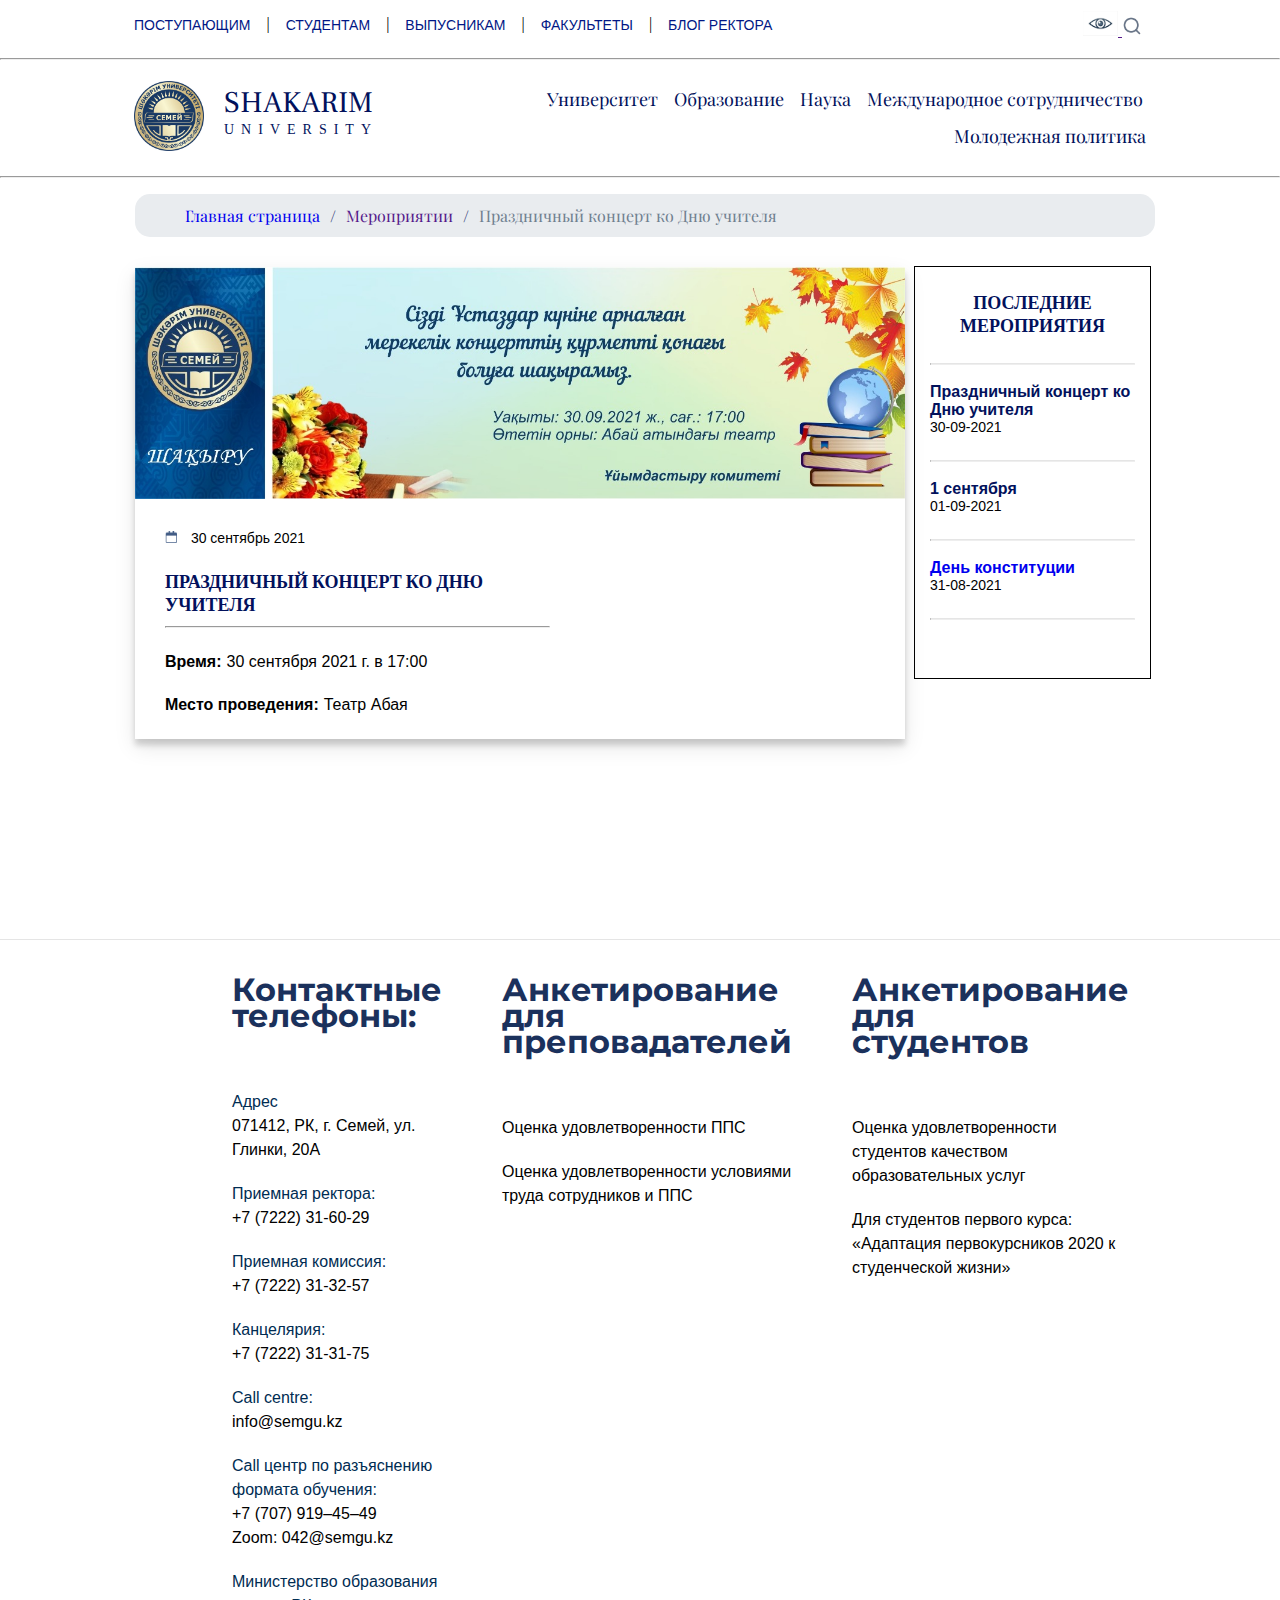
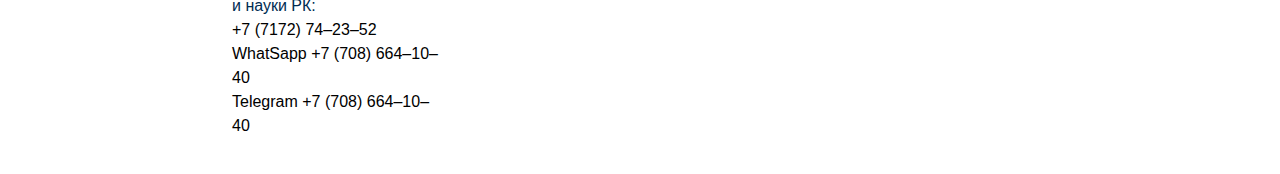
<file: Project/index1.html>
<!DOCTYPE html>
<html>
<head>
    <meta charset="utf-8">
     <link rel="stylesheet" href="style.css">
    <title>https://shakarim.edu.kz/Праздничный концерт ко Дню учителя</title>
    <link rel="preconnect" href="https://fonts.googleapis.com">
    <link rel="preconnect" href="https://fonts.gstatic.com" crossorigin>
    <link href="https://fonts.googleapis.com/css2?family=Frank+Ruhl+Libre:wght@300;400;500;700;900&family=Montserrat:ital,wght@0,100;0,200;0,300;0,400;0,500;0,600;0,700;1,100;1,200;1,300;1,400;1,500;1,700&family=PT+Serif:ital,wght@0,400;0,700;1,400;1,700&family=Playfair+Display:ital,wght@0,600;1,600&family=Source+Serif+Pro:ital,wght@0,200;0,300;0,400;0,600;0,700;1,200;1,300;1,400;1,600&display=swap" rel="stylesheet">
    <body>
</head>
<header class="header">
    <div class="contauner1">
        <div class="header__inner">
            <nav class="menu">
                <ul class="menu__list">
                    <li class="menu__list-item"> <a class="menu__list-link" href="index_postup.html">ПОСТУПАЮЩИМ</a></li>
                    <li >|</li>
                    <li class="menu__list-item"> <a class="menu__list-link" href="index_stud.html">СТУДЕНТАМ</a></li>
                    <li >|</li>
                    <li class="menu__list-item"> <a class="menu__list-link" href="index_vipusk.html">ВЫПУСНИКАМ</a></li>
                    <li >|</li>
                    <li class="menu__list-item"> <a class="menu__list-link" href="">ФАКУЛЬТЕТЫ</a></li>
                    <li >|</li>
                    <li class="menu__list-item"> <a class="menu__list-link" href="">БЛОГ РЕКТОРА</a></li>
                </ul>
            </nav>
<div class="user-nav">
    <a href=""><img src="imges/eye1.jpg" width="35" height="25"> </a>
    <a href=""><img src="imges/img3.jpg" width="20" height="20"> </a>
</div>
        </div>
    </div>
<hr>
   <div class="contauner2">
      <div class="nav-bottom2">
         <div class="logo">
         <a href="index.html"><img src="imges/logo.jpg" width="70" height="70"></a>
         </div>
    <div class="logo-text">
         <div class="logo-text1">
        SHAKARIM
         </div>
         <div class="logo-text2">
        UNIVERSITY
         </div>
    </div>
         <div class="menu2">
            <ul class="menu__list2">
                    <li class="menu__list-item2"> <a class="menu__list-link2" href="">Университет</a></li>
                    
                    <li class="menu__list-item2"> <a class="menu__list-link2" href="">Образование</a></li>
                    
                    <li class="menu__list-item2"> <a class="menu__list-link2" href="">Наука</a></li>
                   
                    <li class="menu__list-item2"> <a class="menu__list-link2" href="">Международное сотрудничество</a></li>
                </ul>
                <ul class="menu__list3">
                    <li class="menu__list-item2"> <a class="menu__list-link3" href="">Молодежная политика</a></li>
                   
                </ul>
         </div>
       </div>
   </div>
   <hr>
</header>
<body>
<div class="container01">
    <div class="navig">
        <ul class="navig_text">
            <li class="navig_text1">
            <a class="navig_text01" href="index.html">Главная страница</a>
            <li>/</li>
            </li>
            <a class="navig_text01" href="">Мероприятии</a>
            <li>/</li>
            </li>
            <li class="navig_text2">
            Праздничный концерт ко Дню учителя
        </ul>   
    </div>
    <div class="page">
        <div class="page1">
            <div>
                <img class="page1_img1" src="imges/shak.jpeg">
            </div>
            <div class="page1_text">
                <div class="page1_date1">
                    <img class="page1_img2" src="imges/calendar.png" width="12" height="12">
                    30 сентябрь 2021
                </div>
                <div class="page1_title">
                    ПРАЗДНИЧНЫЙ КОНЦЕРТ КО ДНЮ УЧИТЕЛЯ
                    <hr>    
                </div>  
                <div class="page1_date2">
                    <div class="bold">
                        Время:
                    </div>
                    <div class="light">
                     30 сентября 2021 г. в 17:00
                     </div>
                </div>
                <div class="page1_location">
                    <div class="bold">
                        Место проведения:
                    </div>
                    <div class="light">
                     Театр Абая
                     </div>
                </div>
                
            </div>
        </div>
        <div class="page2">
            <div class="page2_title">
                    ПОСЛЕДНИЕ МЕРОПРИЯТИЯ
            </div>
            <hr class="lin">
            <div class="page2_mer">
                Праздничный концерт ко Дню учителя
            </div>  
            <div class="page1_date1">
                30-09-2021
            </div>
            <hr class="lin">
            <div class="page2_mer">
                1 сентября
            </div>
            <div class="page1_date1">
                01-09-2021
            </div>
            <hr class="lin">
            <div class="page2_mer">
                <a class="dk" href="index3.html"> День конституции</a>
            </div>
            <div class="page1_date1">
                31-08-2021
            </div>
            <hr class="lin">
        </div>
    </div>
</div>
<footer>
    <div class="fourthblock">
        <div class="container">
            <div class="upbar">
                <ul class="contacts">
                    <h1 class="cont-title">Контактные телефоны:</h1>
                    <li class="liclassfoot">
                        <span class="subtext">Адрес</span>
                        071412, РК, г. Семей, ул. Глинки, 20А
                    </li>
                    <li class="liclassfoot">
                        <span class="subtext">Приемная ректора:</span>
                        <a class="aclassfoot" href="tel:+7(7222)31‒60‒29">+7 (7222) 31-60-29</a>
                    </li>
                    <li class="liclassfoot">
                        <span class="subtext">Приемная комиссия:</span>
                        <a class="aclassfoot" href="tel:+7(7222)31‒32‒57">+7 (7222) 31-32-57</a>
                    </li>
                    <li class="liclassfoot">
                        <span class="subtext">Канцелярия:</span>
                        <a class="aclassfoot" href="tel:+7(7222)31‒31‒75">+7 (7222) 31-31-75</a>
                    </li>
                    <li class="liclassfoot">
                        <span class="subtext">Call centre:</span>
                                                info@semgu.kz
                    </li>
                    <li class="liclassfoot">
                        <span class="subtext">Call центр по разъяснению формата обучения:</span>
                        <a class="aclassfoot" href="tel:+7(707)919‒45‒49"><i class="fa fa-phone"></i> +7 (707) 919‒45‒49</a>
                    <br>
                    Zoom: 042@semgu.kz
                    </li>
                    <li class="liclassfoot">
                        <span class="subtext">Министерство образования и науки РК:</span>
                        <a class="aclassfoot" href="tel:+7(7172)74‒23‒52"><i class="fa fa-phone"></i> +7 (7172) 74‒23‒52</a>
                        <br>
               WhatSapp +7 (708) 664‒10‒40
               <br>
               Telegram +7 (708) 664‒10‒40
            
                    </li>
                </ul>
                <ul class="anketaprep">
                    <h1 class="anpreptitle">Анкетирование для преповадателей</h1>
                    <li class="bliclassfoot">
                        <a class="bclassfoot" href="#">Оценка удовлетворенности ППС</a>
                    </li>

                    <li class="bliclassfoot">
                        <a class="bclassfoot" href="#">Оценка удовлетворенности условиями труда сотрудников и ППС</a>
                    </li>
                </ul>
                <ul class="anketastud">
                    <h1 class="anstudtitle">Анкетирование для студентов</h1>
                    <li class="bliclassfoot">
                        <a class="bclassfoot" href="#">Оценка удовлетворенности студентов качеством образовательных услуг</a>
                    </li>

                    <li class="bliclassfoot">
                        <a class="bclassfoot" href="#">Для студентов первого курса: «Адаптация первокурсников 2020 к студенческой жизни»</a>
                    </li>
                </ul>
            </div>
            <div class="lowbar">

            </div>
        </div>
    </div>
</footer>
</body>
</html>
</file>
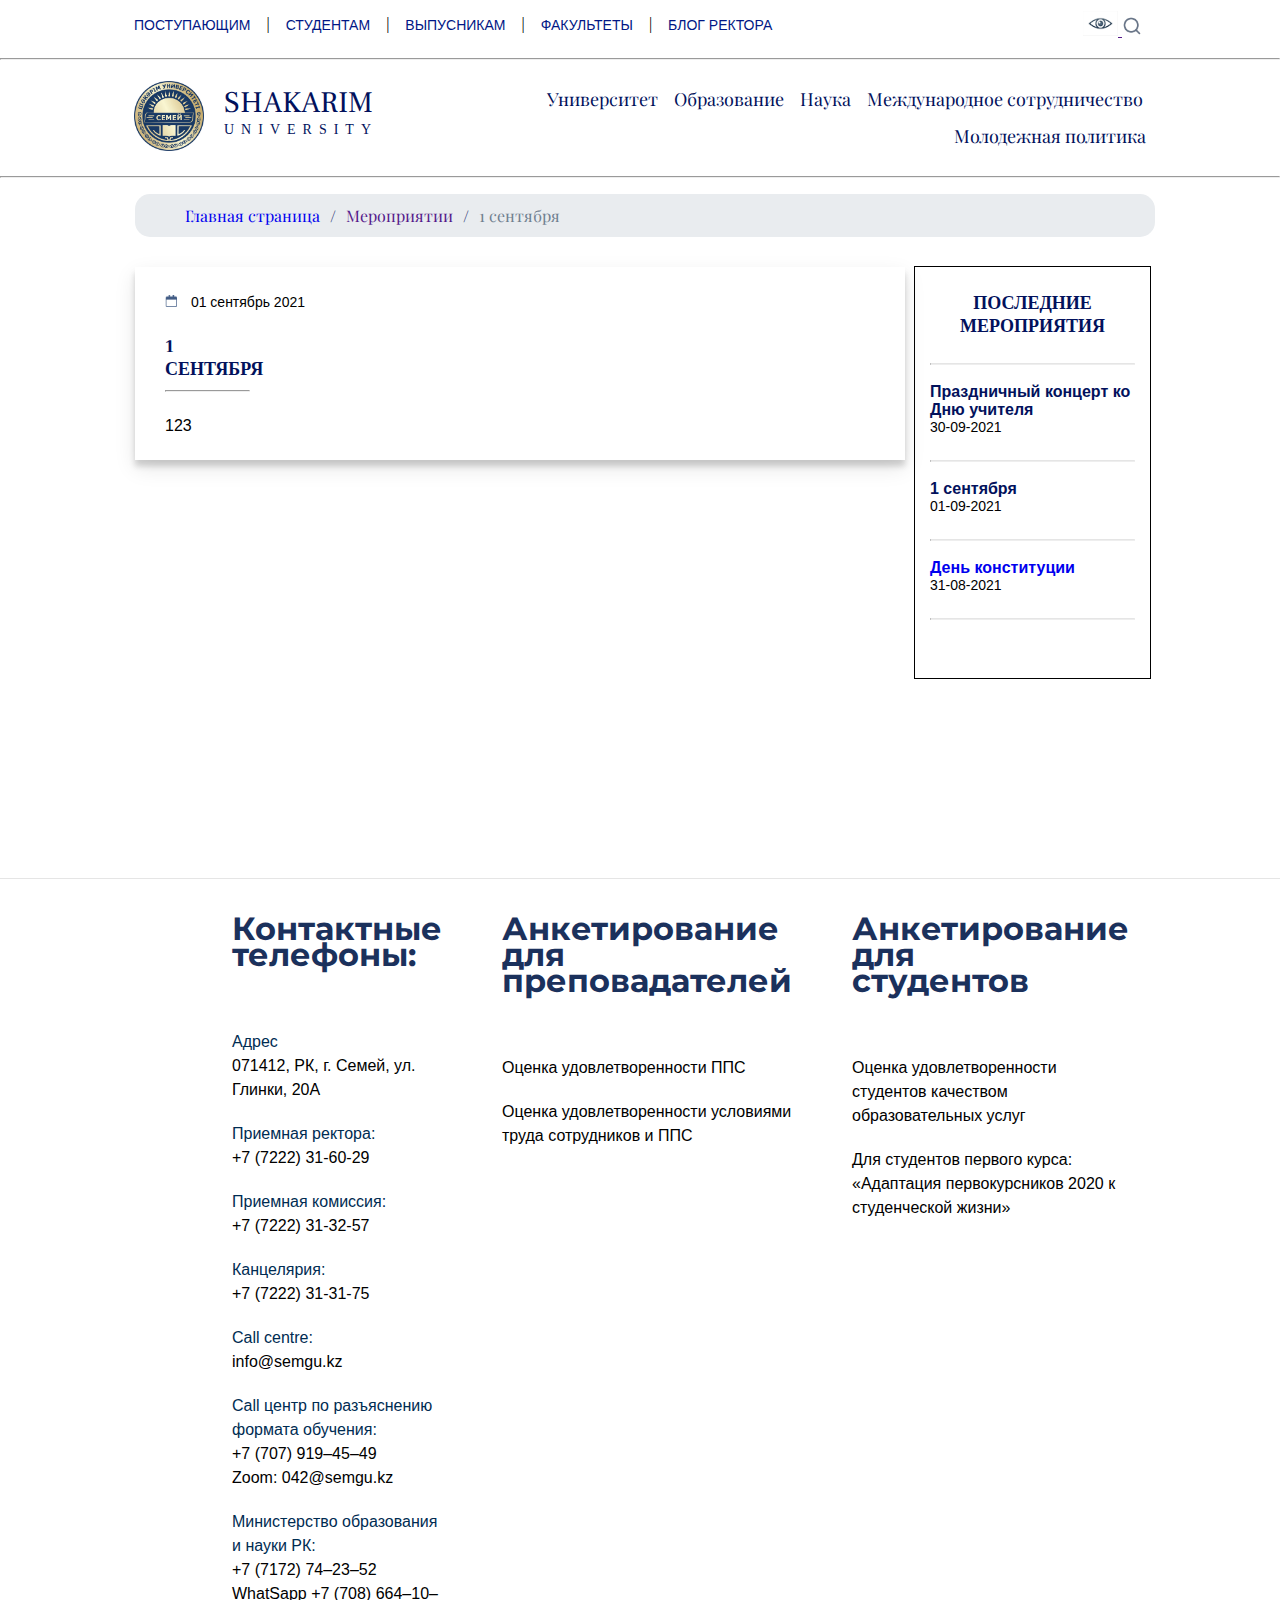
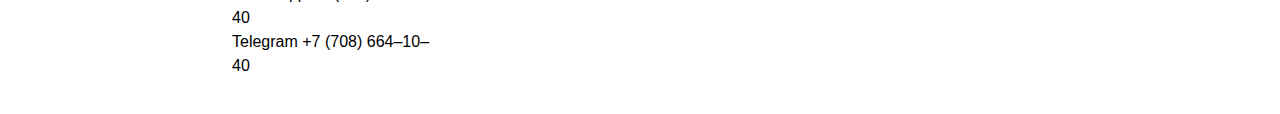
<file: Project/index2.html>
<!DOCTYPE html>
<html>
<head>
    <title>https://shakarim.edu.kz/1 сентября</title>
    <meta charset="utf-8">
    <link rel="stylesheet" href="style.css">
    <link rel="preconnect" href="https://fonts.googleapis.com">
    <link rel="preconnect" href="https://fonts.gstatic.com" crossorigin>
    <link href="https://fonts.googleapis.com/css2?family=Frank+Ruhl+Libre:wght@300;400;500;700;900&family=Montserrat:ital,wght@0,100;0,200;0,300;0,400;0,500;0,600;0,700;1,100;1,200;1,300;1,400;1,500;1,700&family=PT+Serif:ital,wght@0,400;0,700;1,400;1,700&family=Playfair+Display:ital,wght@0,600;1,600&family=Source+Serif+Pro:ital,wght@0,200;0,300;0,400;0,600;0,700;1,200;1,300;1,400;1,600&display=swap" rel="stylesheet">    
</head>
<header class="header">
    <div class="contauner1">
        <div class="header__inner">
            <nav class="menu">
                <ul class="menu__list">
                    <li class="menu__list-item"> <a class="menu__list-link" href="index_postup.html">ПОСТУПАЮЩИМ</a></li>
                    <li >|</li>
                    <li class="menu__list-item"> <a class="menu__list-link" href="index_stud.html">СТУДЕНТАМ</a></li>
                    <li >|</li>
                    <li class="menu__list-item"> <a class="menu__list-link" href="index_vipusk.html">ВЫПУСНИКАМ</a></li>
                    <li >|</li>
                    <li class="menu__list-item"> <a class="menu__list-link" href="">ФАКУЛЬТЕТЫ</a></li>
                    <li >|</li>
                    <li class="menu__list-item"> <a class="menu__list-link" href="">БЛОГ РЕКТОРА</a></li>
                </ul>
            </nav>
<div class="user-nav">
    <a href=""><img src="imges/eye1.jpg" width="35" height="25"> </a>
    <a href=""><img src="imges/img3.jpg" width="20" height="20"> </a>
</div>
        </div>
    </div>
<hr>
   <div class="contauner2">
      <div class="nav-bottom2">
         <div class="logo">
         <a href="index.html"><img src="imges/logo.jpg" width="70" height="70"></a>
         </div>
    <div class="logo-text">
         <div class="logo-text1">
        SHAKARIM
         </div>
         <div class="logo-text2">
        UNIVERSITY
         </div>
    </div>
         <div class="menu2">
            <ul class="menu__list2">
                    <li class="menu__list-item2"> <a class="menu__list-link2" href="">Университет</a></li>
                    
                    <li class="menu__list-item2"> <a class="menu__list-link2" href="">Образование</a></li>
                    
                    <li class="menu__list-item2"> <a class="menu__list-link2" href="">Наука</a></li>
                   
                    <li class="menu__list-item2"> <a class="menu__list-link2" href="">Международное сотрудничество</a></li>
                </ul>
                <ul class="menu__list3">
                    <li class="menu__list-item2"> <a class="menu__list-link3" href="">Молодежная политика</a></li>
                   
                </ul>
         </div>
       </div>
   </div>
   <hr>
</header>
<body>
<div class="container01">
    <div class="navig">
        <ul class="navig_text">
            <li class="navig_text1">
            <a class="navig_text01" href="index.html">Главная страница</a>
            <li>/</li>
            </li>
            <a class="navig_text01" href="">Мероприятии</a>
            <li>/</li>
            </li>
            <li class="navig_text2">
            1 сентября
        </ul>   
    </div>
    <div class="page">
        <div class="page1">
            <div class="page1_text">
                <div class="page1_date11">
                    <img class="page1_img2" src="imges/calendar.png" width="12" height="12">
                    01 сентябрь 2021
                </div>
                <div class="page1_title2">
                    1 СЕНТЯБРЯ
                    <hr>    
                </div>  
                <div class="page1_date2">
                     123
                </div>
            </div>
        </div>
        <div class="page2">
            <div class="page2_title">
                    ПОСЛЕДНИЕ МЕРОПРИЯТИЯ
            </div>
            <hr class="lin">
            <div class="page2_mer">
                Праздничный концерт ко Дню учителя
            </div>  
            <div class="page1_date1">
                30-09-2021
            </div>
            <hr class="lin">
            <div class="page2_mer">
                1 сентября
            </div>
            <div class="page1_date1">
                01-09-2021
            </div>
            <hr class="lin">
            <div class="page2_mer">
                <a class="dk" href="index3.html"> День конституции</a>
            </div>
            <div class="page1_date1">
                31-08-2021
            </div>
            <hr class="lin">
        </div>
    </div>
</div>
<footer>
    <div class="fourthblock">
        <div class="container">
            <div class="upbar">
                <ul class="contacts">
                    <h1 class="cont-title">Контактные телефоны:</h1>
                    <li class="liclassfoot">
                        <span class="subtext">Адрес</span>
                        071412, РК, г. Семей, ул. Глинки, 20А
                    </li>
                    <li class="liclassfoot">
                        <span class="subtext">Приемная ректора:</span>
                        <a class="aclassfoot" href="tel:+7(7222)31‒60‒29">+7 (7222) 31-60-29</a>
                    </li>
                    <li class="liclassfoot">
                        <span class="subtext">Приемная комиссия:</span>
                        <a class="aclassfoot" href="tel:+7(7222)31‒32‒57">+7 (7222) 31-32-57</a>
                    </li>
                    <li class="liclassfoot">
                        <span class="subtext">Канцелярия:</span>
                        <a class="aclassfoot" href="tel:+7(7222)31‒31‒75">+7 (7222) 31-31-75</a>
                    </li>
                    <li class="liclassfoot">
                        <span class="subtext">Call centre:</span>
                                                info@semgu.kz
                    </li>
                    <li class="liclassfoot">
                        <span class="subtext">Call центр по разъяснению формата обучения:</span>
                        <a class="aclassfoot" href="tel:+7(707)919‒45‒49"><i class="fa fa-phone"></i> +7 (707) 919‒45‒49</a>
                    <br>
                    Zoom: 042@semgu.kz
                    </li>
                    <li class="liclassfoot">
                        <span class="subtext">Министерство образования и науки РК:</span>
                        <a class="aclassfoot" href="tel:+7(7172)74‒23‒52"><i class="fa fa-phone"></i> +7 (7172) 74‒23‒52</a>
                        <br>
               WhatSapp +7 (708) 664‒10‒40
               <br>
               Telegram +7 (708) 664‒10‒40
            
                    </li>
                </ul>
                <ul class="anketaprep">
                    <h1 class="anpreptitle">Анкетирование для преповадателей</h1>
                    <li class="bliclassfoot">
                        <a class="bclassfoot" href="#">Оценка удовлетворенности ППС</a>
                    </li>

                    <li class="bliclassfoot">
                        <a class="bclassfoot" href="#">Оценка удовлетворенности условиями труда сотрудников и ППС</a>
                    </li>
                </ul>
                <ul class="anketastud">
                    <h1 class="anstudtitle">Анкетирование для студентов</h1>
                    <li class="bliclassfoot">
                        <a class="bclassfoot" href="#">Оценка удовлетворенности студентов качеством образовательных услуг</a>
                    </li>

                    <li class="bliclassfoot">
                        <a class="bclassfoot" href="#">Для студентов первого курса: «Адаптация первокурсников 2020 к студенческой жизни»</a>
                    </li>
                </ul>
            </div>
            <div class="lowbar">

            </div>
        </div>
    </div>
</footer>
</body>
</html>
</file>
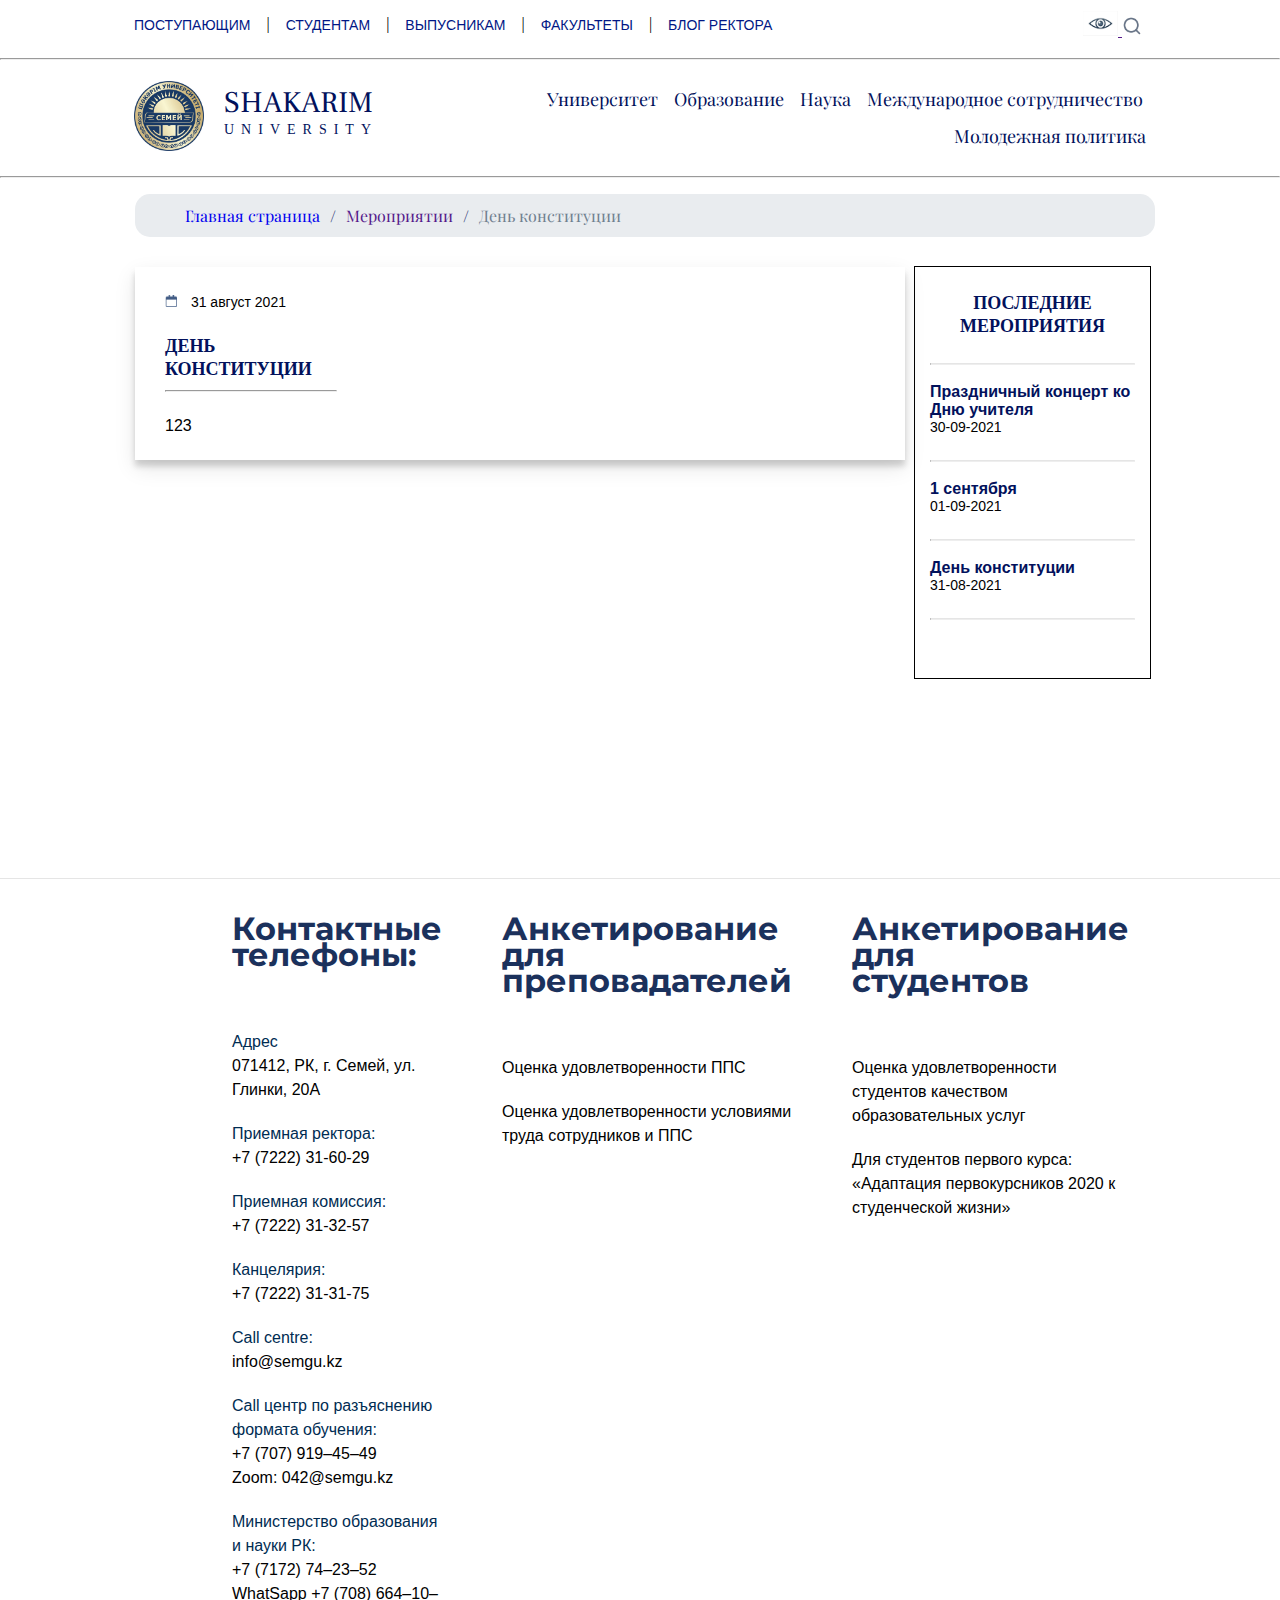
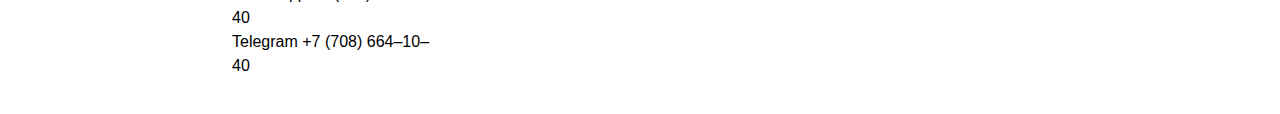
<file: Project/index3.html>
<!DOCTYPE html>
<html>
<head>
	<title>https://shakarim.edu.kz/День конституции</title>
	<meta charset="utf-8">
    <link rel="stylesheet" href="style.css">
    <link rel="preconnect" href="https://fonts.googleapis.com">
    <link rel="preconnect" href="https://fonts.gstatic.com" crossorigin>
    <link href="https://fonts.googleapis.com/css2?family=Frank+Ruhl+Libre:wght@300;400;500;700;900&family=Montserrat:ital,wght@0,100;0,200;0,300;0,400;0,500;0,600;0,700;1,100;1,200;1,300;1,400;1,500;1,700&family=PT+Serif:ital,wght@0,400;0,700;1,400;1,700&family=Playfair+Display:ital,wght@0,600;1,600&family=Source+Serif+Pro:ital,wght@0,200;0,300;0,400;0,600;0,700;1,200;1,300;1,400;1,600&display=swap" rel="stylesheet">
    
    
</head>
<body>
    <header class="header">
    <div class="contauner1">
        <div class="header__inner">
            <nav class="menu">
                <ul class="menu__list">
                    <li class="menu__list-item"> <a class="menu__list-link" href="index_postup.html">ПОСТУПАЮЩИМ</a></li>
                    <li >|</li>
                    <li class="menu__list-item"> <a class="menu__list-link" href="index_stud.html">СТУДЕНТАМ</a></li>
                    <li >|</li>
                    <li class="menu__list-item"> <a class="menu__list-link" href="index_vipusk.html">ВЫПУСНИКАМ</a></li>
                    <li >|</li>
                    <li class="menu__list-item"> <a class="menu__list-link" href="">ФАКУЛЬТЕТЫ</a></li>
                    <li >|</li>
                    <li class="menu__list-item"> <a class="menu__list-link" href="">БЛОГ РЕКТОРА</a></li>
                </ul>
            </nav>
<div class="user-nav">
    <a href=""><img src="imges/eye1.jpg" width="35" height="25"> </a>
    <a href=""><img src="imges/img3.jpg" width="20" height="20"> </a>
</div>
        </div>
    </div>
<hr>
   <div class="contauner2">
      <div class="nav-bottom2">
         <div class="logo">
         <a href="index.html"><img src="imges/logo.jpg" width="70" height="70"></a>
         </div>
    <div class="logo-text">
         <div class="logo-text1">
        SHAKARIM
         </div>
         <div class="logo-text2">
        UNIVERSITY
         </div>
    </div>
         <div class="menu2">
            <ul class="menu__list2">
                    <li class="menu__list-item2"> <a class="menu__list-link2" href="">Университет</a></li>
                    
                    <li class="menu__list-item2"> <a class="menu__list-link2" href="">Образование</a></li>
                    
                    <li class="menu__list-item2"> <a class="menu__list-link2" href="">Наука</a></li>
                   
                    <li class="menu__list-item2"> <a class="menu__list-link2" href="">Международное сотрудничество</a></li>
                </ul>
                <ul class="menu__list3">
                    <li class="menu__list-item2"> <a class="menu__list-link3" href="">Молодежная политика</a></li>
                   
                </ul>
         </div>
       </div>
   </div>
   <hr>
</header>
<div class="container01">
	<div class="navig">
        <ul class="navig_text">
            <li class="navig_text1">
       	    <a class="navig_text01" href="index.html">Главная страница</a>
            <li>/</li>
            </li>
            <a class="navig_text01" href="">Мероприятии</a>
            <li>/</li>
            </li>
            <li class="navig_text2">
            День конституции
        </ul>   
    </div>
    <div class="page">
    	<div class="page1">
    		<div class="page1_text">
    			<div class="page1_date11">
    				<img class="page1_img2" src="imges/calendar.png" width="12" height="12">
                    31 август 2021
    			</div>
    			<div class="page1_title3">
    				ДЕНЬ КОНСТИТУЦИИ
    				<hr>	
    			</div>	
                <div class="page1_date2">
                	 123
                </div>
            </div>
    	</div>
    	<div class="page2">
        	<div class="page2_title">
    				ПОСЛЕДНИЕ МЕРОПРИЯТИЯ
    		</div>
    		<hr class="lin">
    		<div class="page2_mer">
    			Праздничный концерт ко Дню учителя
    		</div>	
    		<div class="page1_date1">
    			30-09-2021
    		</div>
    		<hr class="lin">
            <div class="page2_mer">
    			1 сентября
    		</div>
    		<div class="page1_date1">
    			01-09-2021
    		</div>
    		<hr class="lin">
	        <div class="page2_mer">
    			День конституции
    		</div>
    		<div class="page1_date1">
    			31-08-2021
    		</div>
    		<hr class="lin">
        </div>
    </div>
</div>

<footer>
    <div class="fourthblock">
        <div class="container">
            <div class="upbar">
                <ul class="contacts">
                    <h1 class="cont-title">Контактные телефоны:</h1>
                    <li class="liclassfoot">
                        <span class="subtext">Адрес</span>
                        071412, РК, г. Семей, ул. Глинки, 20А
                    </li>
                    <li class="liclassfoot">
                        <span class="subtext">Приемная ректора:</span>
                        <a class="aclassfoot" href="tel:+7(7222)31‒60‒29">+7 (7222) 31-60-29</a>
                    </li>
                    <li class="liclassfoot">
                        <span class="subtext">Приемная комиссия:</span>
                        <a class="aclassfoot" href="tel:+7(7222)31‒32‒57">+7 (7222) 31-32-57</a>
                    </li>
                    <li class="liclassfoot">
                        <span class="subtext">Канцелярия:</span>
                        <a class="aclassfoot" href="tel:+7(7222)31‒31‒75">+7 (7222) 31-31-75</a>
                    </li>
                    <li class="liclassfoot">
                        <span class="subtext">Call centre:</span>
                                                info@semgu.kz
                    </li>
                    <li class="liclassfoot">
                        <span class="subtext">Call центр по разъяснению формата обучения:</span>
                        <a class="aclassfoot" href="tel:+7(707)919‒45‒49"><i class="fa fa-phone"></i> +7 (707) 919‒45‒49</a>
                    <br>
                    Zoom: 042@semgu.kz
                    </li>
                    <li class="liclassfoot">
                        <span class="subtext">Министерство образования и науки РК:</span>
                        <a class="aclassfoot" href="tel:+7(7172)74‒23‒52"><i class="fa fa-phone"></i> +7 (7172) 74‒23‒52</a>
                        <br>
               WhatSapp +7 (708) 664‒10‒40
               <br>
               Telegram +7 (708) 664‒10‒40
            
                    </li>
                </ul>
                <ul class="anketaprep">
                    <h1 class="anpreptitle">Анкетирование для преповадателей</h1>
                    <li class="bliclassfoot">
                        <a class="bclassfoot" href="#">Оценка удовлетворенности ППС</a>
                    </li>

                    <li class="bliclassfoot">
                        <a class="bclassfoot" href="#">Оценка удовлетворенности условиями труда сотрудников и ППС</a>
                    </li>
                </ul>
                <ul class="anketastud">
                    <h1 class="anstudtitle">Анкетирование для студентов</h1>
                    <li class="bliclassfoot">
                        <a class="bclassfoot" href="#">Оценка удовлетворенности студентов качеством образовательных услуг</a>
                    </li>

                    <li class="bliclassfoot">
                        <a class="bclassfoot" href="#">Для студентов первого курса: «Адаптация первокурсников 2020 к студенческой жизни»</a>
                    </li>
                </ul>
            </div>
            <div class="lowbar">

            </div>
        </div>
    </div>
</footer>
</body>
</html>
</file>
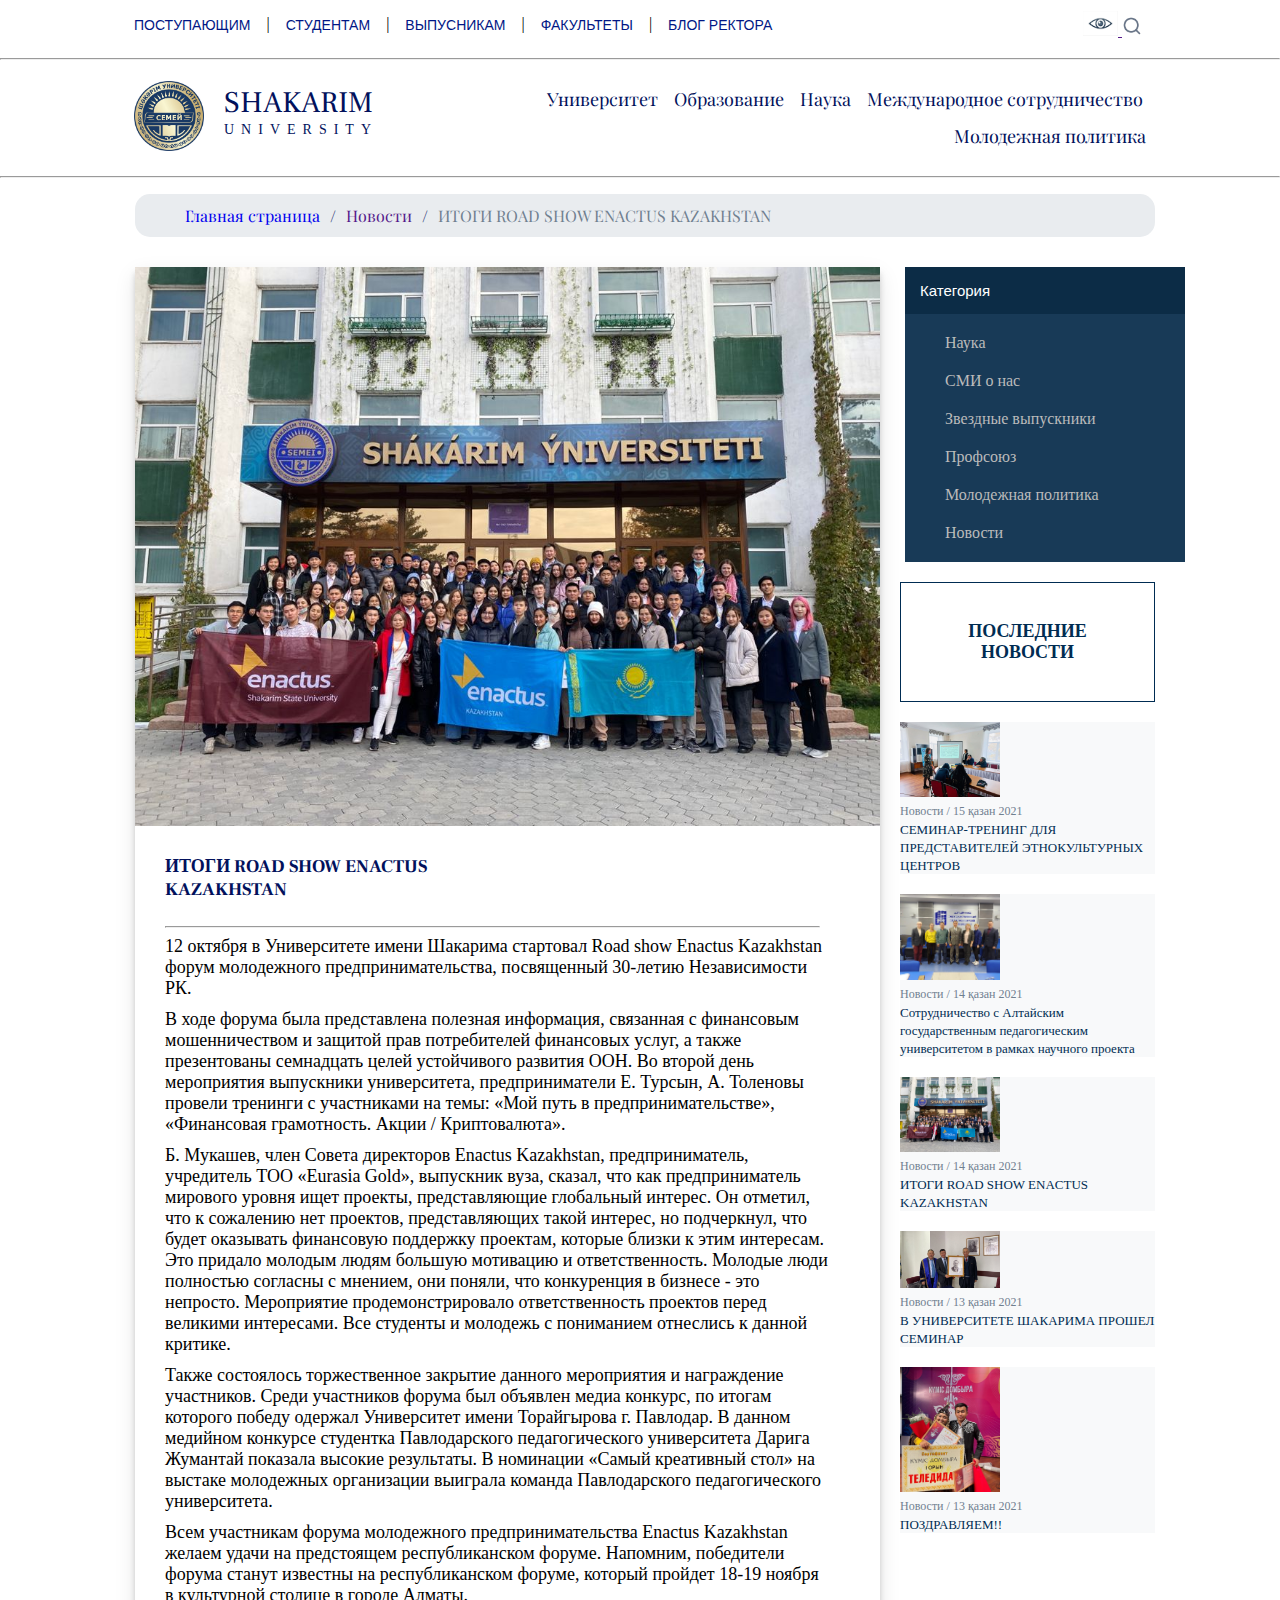
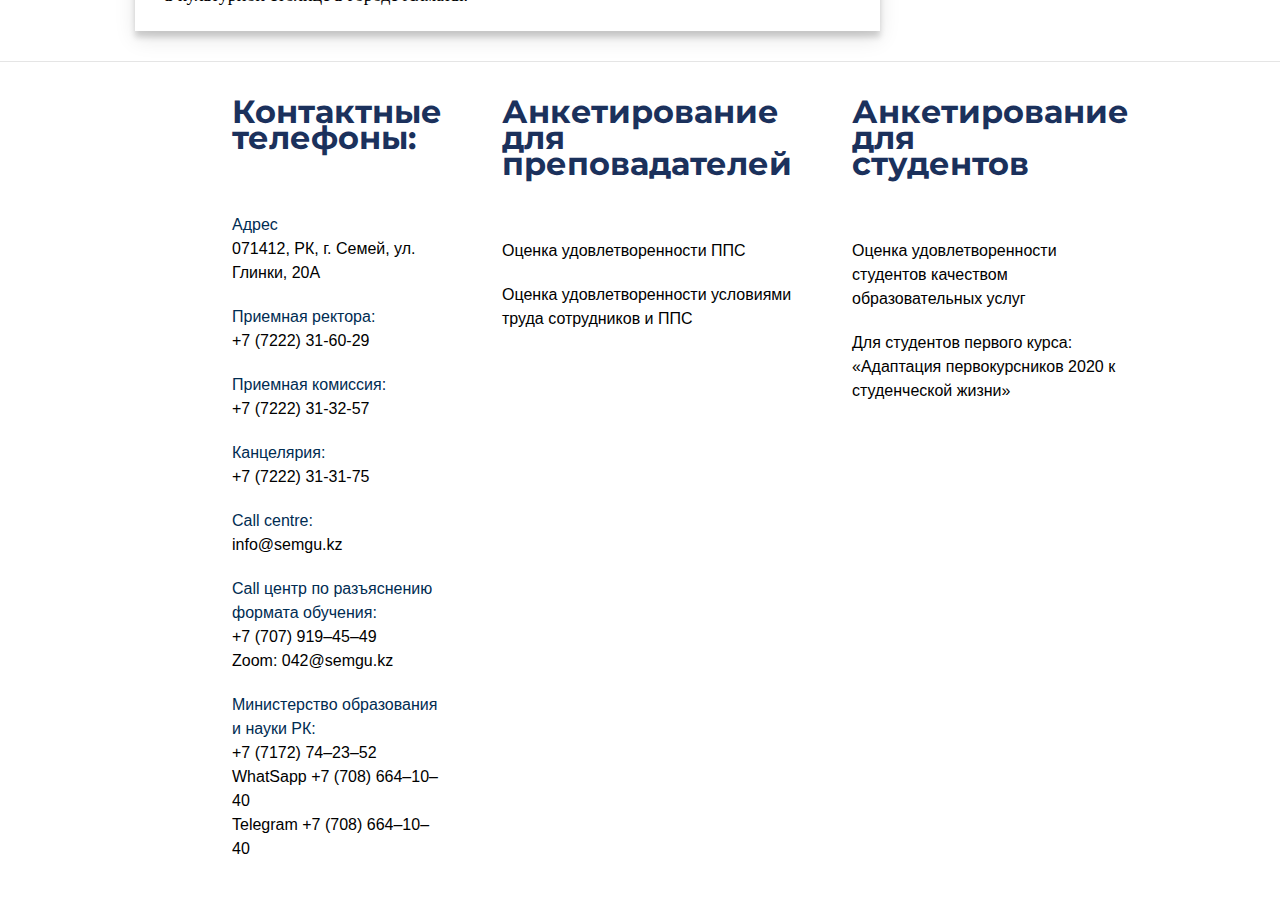
<file: Project/index4news.html>
<!DOCTYPE html>
<html>
<head>
    <meta charset="utf-8">
     <link rel="stylesheet" href="style.css">
    <title>https://shakarim.edu.kz/Праздничный концерт ко Дню учителя</title>
    <link rel="preconnect" href="https://fonts.googleapis.com">
    <link rel="preconnect" href="https://fonts.gstatic.com" crossorigin>
    <link href="https://fonts.googleapis.com/css2?family=Frank+Ruhl+Libre:wght@300;400;500;700;900&family=Montserrat:ital,wght@0,100;0,200;0,300;0,400;0,500;0,600;0,700;1,100;1,200;1,300;1,400;1,500;1,700&family=PT+Serif:ital,wght@0,400;0,700;1,400;1,700&family=Playfair+Display:ital,wght@0,600;1,600&family=Source+Serif+Pro:ital,wght@0,200;0,300;0,400;0,600;0,700;1,200;1,300;1,400;1,600&display=swap" rel="stylesheet">
    
    
</head>
<header class="header">
    <div class="contauner1">
        <div class="header__inner">
            <nav class="menu">
                <ul class="menu__list">
                    <li class="menu__list-item"> <a class="menu__list-link" href="index_postup.html">ПОСТУПАЮЩИМ</a></li>
                    <li >|</li>
                    <li class="menu__list-item"> <a class="menu__list-link" href="index_stud.html">СТУДЕНТАМ</a></li>
                    <li >|</li>
                    <li class="menu__list-item"> <a class="menu__list-link" href="index_vipusk.html">ВЫПУСНИКАМ</a></li>
                    <li >|</li>
                    <li class="menu__list-item"> <a class="menu__list-link" href="">ФАКУЛЬТЕТЫ</a></li>
                    <li >|</li>
                    <li class="menu__list-item"> <a class="menu__list-link" href="">БЛОГ РЕКТОРА</a></li>
                </ul>
            </nav>
<div class="user-nav">
    <a href=""><img src="imges/eye1.jpg" width="35" height="25"> </a>
    <a href=""><img src="imges/img3.jpg" width="20" height="20"> </a>
</div>
        </div>
    </div>
<hr>
   <div class="contauner2">
      <div class="nav-bottom2">
         <div class="logo">
         <a href=""><img src="imges/logo.jpg" width="70" height="70"></a>
         </div>
    <div class="logo-text">
         <div class="logo-text1">
        SHAKARIM
         </div>
         <div class="logo-text2">
        UNIVERSITY
         </div>
    </div>
         <div class="menu2">
            <ul class="menu__list2">
                    <li class="menu__list-item2"> <a class="menu__list-link2" href="">Университет</a></li>
                    
                    <li class="menu__list-item2"> <a class="menu__list-link2" href="">Образование</a></li>
                    
                    <li class="menu__list-item2"> <a class="menu__list-link2" href="">Наука</a></li>
                   
                    <li class="menu__list-item2"> <a class="menu__list-link2" href="">Международное сотрудничество</a></li>
                </ul>
                <ul class="menu__list3">
                    <li class="menu__list-item2"> <a class="menu__list-link3" href="">Молодежная политика</a></li>
                   
                </ul>
         </div>
       </div>
   </div>
   <hr>
</header>
<body>
<div class="container01">
    <div class="navig">
        <ul class="navig_text">
            <li class="navig_text1">
            <a class="navig_text01" href="index.html">Главная страница</a>
            <li>/</li>
            </li>
            <a class="navig_text01" href="">Новости</a>
            <li>/</li>
            </li>
            <li class="navig_text2">
                ИТОГИ ROAD SHOW ENACTUS KAZAKHSTAN
        </ul>   
    </div>
    <div class="mainshit">
    <div class="pagenews">
        <div class="pagenews1">
            <div>
                <img class="page1_img1" src="imges/new1img.jpeg">
            </div>
            <div class="page1_text">
                <div class="page1_title">
                    ИТОГИ ROAD SHOW ENACTUS KAZAKHSTAN   
                </div>  
                <hr class="lineee"> 
                <div class="news1-text">
                    <p class="textsettings">12 октября в Университете имени Шакарима стартовал Road show Enactus Kazakhstan форум молодежного предпринимательства, посвященный 30-летию Независимости РК.</p>
                    <p class="textsettings">В ходе форума была представлена полезная информация, связанная с финансовым мошенничеством и защитой прав потребителей финансовых услуг, а также презентованы семнадцать целей устойчивого развития ООН. Во второй день мероприятия выпускники университета, предприниматели Е. Турсын, А. Толеновы провели тренинги с участниками на темы: «Мой путь в предпринимательстве», «Финансовая грамотность. Акции / Криптовалюта».</p>
                    <p class="textsettings">Б. Мукашев, член Совета директоров Enactus Kazakhstan, предприниматель, учредитель ТОО «Eurasia Gold», выпускник вуза, сказал, что как предприниматель мирового уровня ищет проекты, представляющие глобальный интерес. Он отметил, что к сожалению нет проектов, представляющих такой интерес, но подчеркнул, что будет оказывать финансовую поддержку проектам, которые близки к этим интересам. Это придало молодым людям большую мотивацию и ответственность. Молодые люди полностью согласны с мнением, они поняли, что конкуренция в бизнесе - это непросто. Мероприятие продемонстрировало ответственность проектов перед великими интересами. Все студенты и молодежь с пониманием отнеслись к данной критике.</p>
                    <p class="textsettings">Также состоялось торжественное закрытие данного мероприятия и награждение участников. Среди участников форума был объявлен медиа конкурс, по итогам которого победу одержал Университет имени Торайгырова г. Павлодар. В данном медийном конкурсе студентка Павлодарского педагогического университета Дарига Жумантай показала высокие результаты. В номинации «Самый креативный стол» на выстаке молодежных организации выиграла команда Павлодарского педагогического университета.</p>
                    <p class="textsettings">Всем участникам форума молодежного предпринимательства Enactus Kazakhstan желаем удачи на предстоящем республиканском форуме. Напомним, победители форума станут известны на республиканском форуме, который пройдет 18-19 ноября в культурной столице в городе Алматы.</p>
                </div>
        </div>  
    </div>
    </div>
    <div class="rightshit">
        <div class="bluetab">
            <div class="bluetab1">
                <ul class="bluetab2">
                    <div class="newscategory">Категория</div>
                <li class="bluetab3"><a class="bluetab3" href="#">Наука</a></li>
                <li class="bluetab3"><a class="bluetab3" href="#">СМИ о нас</a></li>
                <li class="bluetab3"><a class="bluetab3" href="#">Звездные выпускники</a></li>
                <li class="bluetab3"><a class="bluetab3" href="#">Профсоюз</a></li>
                <li class="bluetab3"><a class="bluetab3" href="#">Молодежная политика</a></li>
                <li class="bluetab4"><a class="bluetab4" href="#">Новости</a></li>
                </ul>
            </div>
        </div>
        <div class="lastnews">
            <div class="lastnews1">
                <h3 class="lastnews1title">Последние новости</h3>
            </div>
            <div class="shitnews">
                <img class="shitnewsimg1" src="imgs/lstnwspikcha1.jpeg">
                <div class="shitnews-special">
                    <span class="shitnews-special1"> Новости / 15 қазан 2021</span>
                    <br>
                    <a class="shitnews-basic" href="#">СЕМИНАР-ТРЕНИНГ ДЛЯ ПРЕДСТАВИТЕЛЕЙ ЭТНОКУЛЬТУРНЫХ ЦЕНТРОВ</a>
                </div> 
            </div>
                <div class="shitnews">
                    <img class="shitnewsimg1" src="imgs/lstnwspikcha2.jpeg">
                    <div class="shitnews-special">
                        <span class="shitnews-special1"> Новости / 14 қазан 2021</span>
                        <br>
                        <a class="shitnews-basic" href="#">Сотрудничество с Алтайским государственным педагогическим университетом в рамках научного проекта</a>
                    </div>  
                </div>  
                <div class="shitnews">
                    <img class="shitnewsimg1" src="imgs/lstnwspikcha3.jpeg">
                    <div class="shitnews-special">
                        <span class="shitnews-special1"> Новости / 14 қазан 2021</span>
                        <br>
                        <a class="shitnews-basic" href="#">ИТОГИ ROAD SHOW ENACTUS KAZAKHSTAN</a>
                    </div>  
                </div>
                    <div class="shitnews">
                    <img class="shitnewsimg1" src="imgs/lstnwspikcha4.jpeg">
                    <div class="shitnews-special">
                        <span class="shitnews-special1"> Новости / 13 қазан 2021</span>
                        <br>
                        <a class="shitnews-basic" href="#">В УНИВЕРСИТЕТЕ ШАКАРИМА ПРОШЕЛ СЕМИНАР</a>
                    </div>  
            </div>
            <div class="shitnews">
                <img class="shitnewsimg1" src="imgs/lstnwspikcha5.jpeg">
                <div class="shitnews-special">
                    <span class="shitnews-special1"> Новости / 13 қазан 2021</span>
                    <br>
                    <a class="shitnews-basic" href="#">ПОЗДРАВЛЯЕМ!!</a>
                </div>  
        </div>
    </div>
</div>
</div>
</div>
<footer>
    <div class="fourthblock">
        <div class="container">
            <div class="upbar">
                <ul class="contacts">
                    <h1 class="cont-title">Контактные телефоны:</h1>
                    <li class="liclassfoot">
                        <span class="subtext">Адрес</span>
                        071412, РК, г. Семей, ул. Глинки, 20А
                    </li>
                    <li class="liclassfoot">
                        <span class="subtext">Приемная ректора:</span>
                        <a class="aclassfoot" href="tel:+7(7222)31‒60‒29">+7 (7222) 31-60-29</a>
                    </li>
                    <li class="liclassfoot">
                        <span class="subtext">Приемная комиссия:</span>
                        <a class="aclassfoot" href="tel:+7(7222)31‒32‒57">+7 (7222) 31-32-57</a>
                    </li>
                    <li class="liclassfoot">
                        <span class="subtext">Канцелярия:</span>
                        <a class="aclassfoot" href="tel:+7(7222)31‒31‒75">+7 (7222) 31-31-75</a>
                    </li>
                    <li class="liclassfoot">
                        <span class="subtext">Call centre:</span>
                                                info@semgu.kz
                    </li>
                    <li class="liclassfoot">
                        <span class="subtext">Call центр по разъяснению формата обучения:</span>
                        <a class="aclassfoot" href="tel:+7(707)919‒45‒49"><i class="fa fa-phone"></i> +7 (707) 919‒45‒49</a>
                    <br>
                    Zoom: 042@semgu.kz
                    </li>
                    <li class="liclassfoot">
                        <span class="subtext">Министерство образования и науки РК:</span>
                        <a class="aclassfoot" href="tel:+7(7172)74‒23‒52"><i class="fa fa-phone"></i> +7 (7172) 74‒23‒52</a>
                        <br>
               WhatSapp +7 (708) 664‒10‒40
               <br>
               Telegram +7 (708) 664‒10‒40
            
                    </li>
                </ul>
                <ul class="anketaprep">
                    <h1 class="anpreptitle">Анкетирование для преповадателей</h1>
                    <li class="bliclassfoot">
                        <a class="bclassfoot" href="#">Оценка удовлетворенности ППС</a>
                    </li>

                    <li class="bliclassfoot">
                        <a class="bclassfoot" href="#">Оценка удовлетворенности условиями труда сотрудников и ППС</a>
                    </li>
                </ul>
                <ul class="anketastud">
                    <h1 class="anstudtitle">Анкетирование для студентов</h1>
                    <li class="bliclassfoot">
                        <a class="bclassfoot" href="#">Оценка удовлетворенности студентов качеством образовательных услуг</a>
                    </li>

                    <li class="bliclassfoot">
                        <a class="bclassfoot" href="#">Для студентов первого курса: «Адаптация первокурсников 2020 к студенческой жизни»</a>
                    </li>
                </ul>
            </div>
            <div class="lowbar">

            </div>
        </div>
    </div>
</footer>
</body>
</html>
</file>
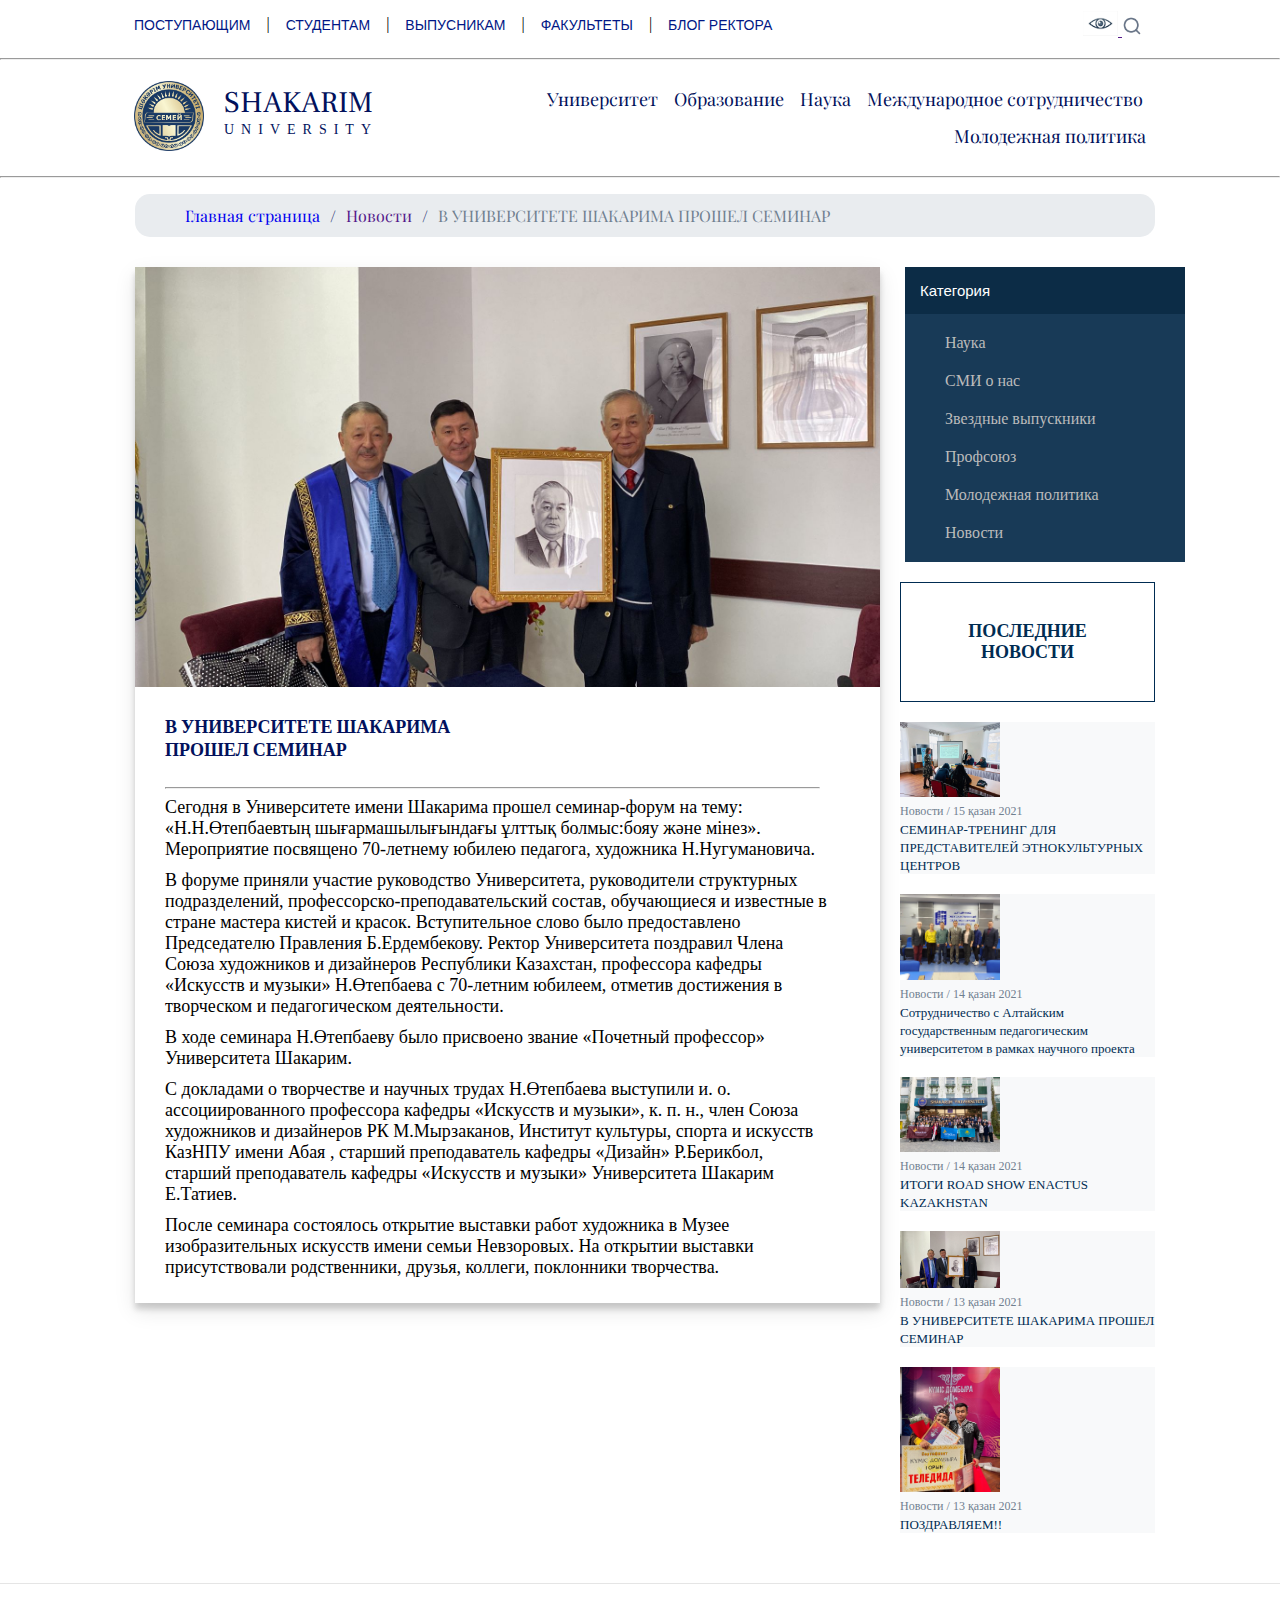
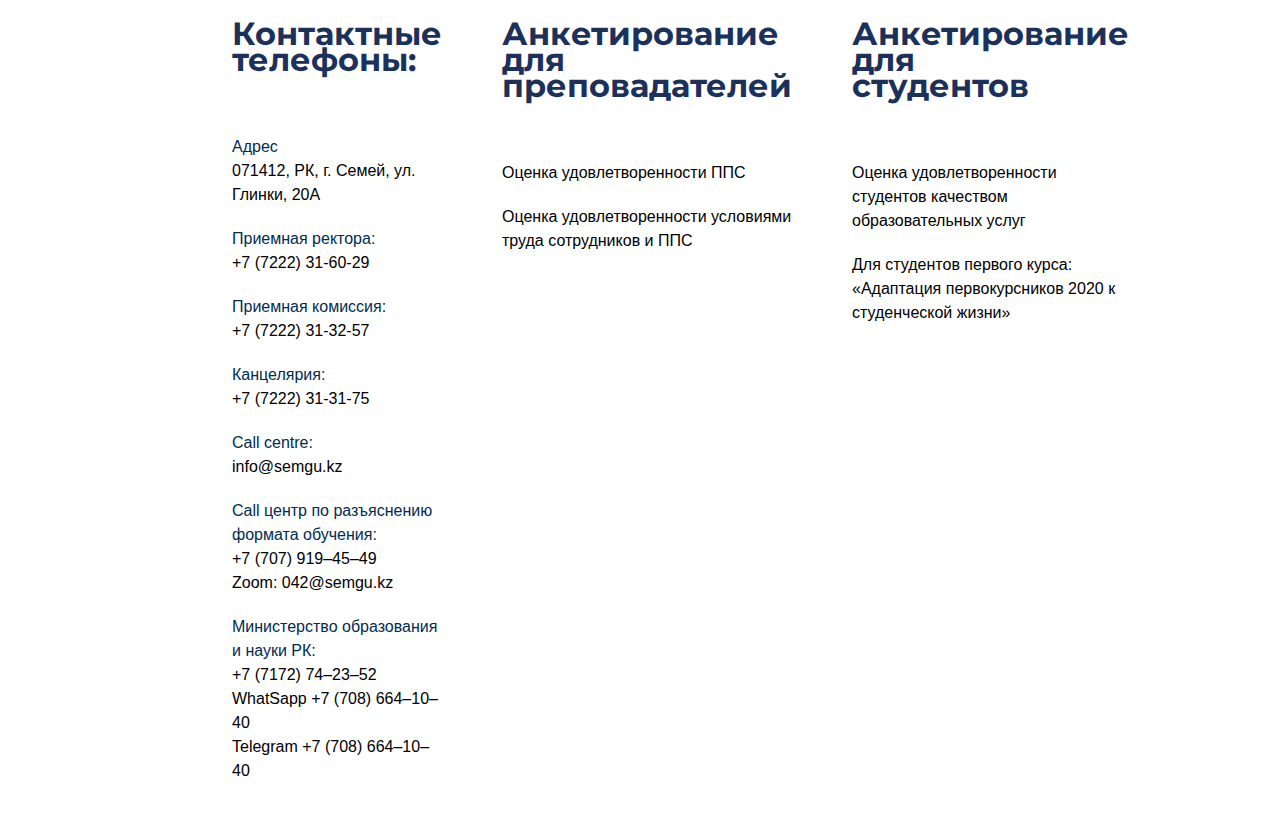
<file: Project/index5news.html>
<!DOCTYPE html>
<html>
<head>
    <meta charset="utf-8">
     <link rel="stylesheet" href="style.css">
    <title>https://shakarim.edu.kz/Праздничный концерт ко Дню учителя</title>
    <link rel="preconnect" href="https://fonts.googleapis.com">
    <link rel="preconnect" href="https://fonts.gstatic.com" crossorigin>
    <link href="https://fonts.googleapis.com/css2?family=Frank+Ruhl+Libre:wght@300;400;500;700;900&family=Montserrat:ital,wght@0,100;0,200;0,300;0,400;0,500;0,600;0,700;1,100;1,200;1,300;1,400;1,500;1,700&family=PT+Serif:ital,wght@0,400;0,700;1,400;1,700&family=Playfair+Display:ital,wght@0,600;1,600&family=Source+Serif+Pro:ital,wght@0,200;0,300;0,400;0,600;0,700;1,200;1,300;1,400;1,600&display=swap" rel="stylesheet">
    
</head>
<header class="header">
    <div class="contauner1">
        <div class="header__inner">
            <nav class="menu">
                <ul class="menu__list">
                    <li class="menu__list-item"> <a class="menu__list-link" href="index_postup.html">ПОСТУПАЮЩИМ</a></li>
                    <li >|</li>
                    <li class="menu__list-item"> <a class="menu__list-link" href="index_stud.html">СТУДЕНТАМ</a></li>
                    <li >|</li>
                    <li class="menu__list-item"> <a class="menu__list-link" href="index_vipusk.html">ВЫПУСНИКАМ</a></li>
                    <li >|</li>
                    <li class="menu__list-item"> <a class="menu__list-link" href="">ФАКУЛЬТЕТЫ</a></li>
                    <li >|</li>
                    <li class="menu__list-item"> <a class="menu__list-link" href="">БЛОГ РЕКТОРА</a></li>
                </ul>
            </nav>
<div class="user-nav">
    <a href=""><img src="imges/eye1.jpg" width="35" height="25"> </a>
    <a href=""><img src="imges/img3.jpg" width="20" height="20"> </a>
</div>
        </div>
    </div>
<hr>
   <div class="contauner2">
      <div class="nav-bottom2">
         <div class="logo">
         <a href=""><img src="imges/logo.jpg" width="70" height="70"></a>
         </div>
    <div class="logo-text">
         <div class="logo-text1">
        SHAKARIM
         </div>
         <div class="logo-text2">
        UNIVERSITY
         </div>
    </div>
         <div class="menu2">
            <ul class="menu__list2">
                    <li class="menu__list-item2"> <a class="menu__list-link2" href="">Университет</a></li>
                    
                    <li class="menu__list-item2"> <a class="menu__list-link2" href="">Образование</a></li>
                    
                    <li class="menu__list-item2"> <a class="menu__list-link2" href="">Наука</a></li>
                   
                    <li class="menu__list-item2"> <a class="menu__list-link2" href="">Международное сотрудничество</a></li>
                </ul>
                <ul class="menu__list3">
                    <li class="menu__list-item2"> <a class="menu__list-link3" href="">Молодежная политика</a></li>
                   
                </ul>
         </div>
       </div>
   </div>
   <hr>
</header>
<body>
<div class="container01">
    <div class="navig">
        <ul class="navig_text">
            <li class="navig_text1">
            <a class="navig_text01" href="index.html">Главная страница</a>
            <li>/</li>
            </li>
            <a class="navig_text01" href="">Новости</a>
            <li>/</li>
            </li>
            <li class="navig_text2">
                В УНИВЕРСИТЕТЕ ШАКАРИМА ПРОШЕЛ СЕМИНАР
        </ul>   
    </div>
    <div class="mainshit">
    <div class="pagenews">
        <div class="pagenews1">
            <div>
                <img class="page1_img1" src="imges/new2img.jpeg">
            </div>
            <div class="page1_text">
                <div class="page1_title">
                    В УНИВЕРСИТЕТЕ ШАКАРИМА ПРОШЕЛ СЕМИНАР   
                </div>  
                <hr class="lineee"> 
                <div class="news1-text">
                    <p class="textsettings">Сегодня в Университете имени Шакарима прошел семинар-форум на тему: «Н.Н.Өтепбаевтың шығармашылығындағы ұлттық болмыс:бояу және мінез». Мероприятие посвящено 70-летнему юбилею педагога, художника Н.Нугумановича.</p>
                    <p class="textsettings">В форуме приняли участие руководство Университета, руководители структурных подразделений, профессорско-преподавательский состав, обучающиеся и известные в стране мастера кистей и красок. Вступительное слово было предоставлено Председателю Правления Б.Ердембекову. Ректор Университета поздравил Члена Союза художников и дизайнеров Республики Казахстан, профессора кафедры «Искусств и музыки» Н.Өтепбаева с 70-летним юбилеем, отметив достижения в творческом и педагогическом деятельности.</p>
                    <p class="textsettings">В ходе семинара Н.Өтепбаеву было присвоено звание «Почетный профессор» Университета Шакарим.</p>
                    <p class="textsettings">С докладами о творчестве и научных трудах Н.Өтепбаева выступили и. о. ассоциированного профессора кафедры «Искусств и музыки», к. п. н., член Союза художников и дизайнеров РК М.Мырзаканов, Институт культуры, спорта и искусств КазНПУ имени Абая , старший преподаватель кафедры «Дизайн» Р.Берикбол, старший преподаватель кафедры «Искусств и музыки» Университета Шакарим Е.Татиев.</p>
                    <p class="textsettings">После семинара состоялось открытие выставки работ художника в Музее изобразительных искусств имени семьи Невзоровых. На открытии выставки присутствовали родственники, друзья, коллеги, поклонники творчества.</p>
                </div>
        </div>  
    </div>
    </div>

    <div class="rightshit">
        <div class="bluetab">
            <div class="bluetab1">
                <ul class="bluetab2">
                    <div class="newscategory">Категория</div>
                <li class="bluetab3"><a class="bluetab3" href="#">Наука</a></li>
                <li class="bluetab3"><a class="bluetab3" href="#">СМИ о нас</a></li>
                <li class="bluetab3"><a class="bluetab3" href="#">Звездные выпускники</a></li>
                <li class="bluetab3"><a class="bluetab3" href="#">Профсоюз</a></li>
                <li class="bluetab3"><a class="bluetab3" href="#">Молодежная политика</a></li>
                <li class="bluetab4"><a class="bluetab4" href="#">Новости</a></li>
                </ul>
            </div>
        </div>
        <div class="lastnews">
            <div class="lastnews1">
                <h3 class="lastnews1title">Последние новости</h3>
            </div>
            <div class="shitnews">
                <img class="shitnewsimg1" src="imgs/lstnwspikcha1.jpeg">
                <div class="shitnews-special">
                    <span class="shitnews-special1"> Новости / 15 қазан 2021</span>
                    <br>
                    <a class="shitnews-basic" href="#">СЕМИНАР-ТРЕНИНГ ДЛЯ ПРЕДСТАВИТЕЛЕЙ ЭТНОКУЛЬТУРНЫХ ЦЕНТРОВ</a>
                </div> 
            </div>
                <div class="shitnews">
                    <img class="shitnewsimg1" src="imgs/lstnwspikcha2.jpeg">
                    <div class="shitnews-special">
                        <span class="shitnews-special1"> Новости / 14 қазан 2021</span>
                        <br>
                        <a class="shitnews-basic" href="#">Сотрудничество с Алтайским государственным педагогическим университетом в рамках научного проекта</a>
                    </div>  
                </div>  
                <div class="shitnews">
                    <img class="shitnewsimg1" src="imgs/lstnwspikcha3.jpeg">
                    <div class="shitnews-special">
                        <span class="shitnews-special1"> Новости / 14 қазан 2021</span>
                        <br>
                        <a class="shitnews-basic" href="#">ИТОГИ ROAD SHOW ENACTUS KAZAKHSTAN</a>
                    </div>  
                </div>
                    <div class="shitnews">
                    <img class="shitnewsimg1" src="imgs/lstnwspikcha4.jpeg">
                    <div class="shitnews-special">
                        <span class="shitnews-special1"> Новости / 13 қазан 2021</span>
                        <br>
                        <a class="shitnews-basic" href="#">В УНИВЕРСИТЕТЕ ШАКАРИМА ПРОШЕЛ СЕМИНАР</a>
                    </div>  
            </div>
            <div class="shitnews">
                <img class="shitnewsimg1" src="imgs/lstnwspikcha5.jpeg">
                <div class="shitnews-special">
                    <span class="shitnews-special1"> Новости / 13 қазан 2021</span>
                    <br>
                    <a class="shitnews-basic" href="#">ПОЗДРАВЛЯЕМ!!</a>
                </div>  
        </div>
</div>
</div>
</div>
    </div>
<footer>
    <div class="fourthblock">
        <div class="container">
            <div class="upbar">
                <ul class="contacts">
                    <h1 class="cont-title">Контактные телефоны:</h1>
                    <li class="liclassfoot">
                        <span class="subtext">Адрес</span>
                        071412, РК, г. Семей, ул. Глинки, 20А
                    </li>
                    <li class="liclassfoot">
                        <span class="subtext">Приемная ректора:</span>
                        <a class="aclassfoot" href="tel:+7(7222)31‒60‒29">+7 (7222) 31-60-29</a>
                    </li>
                    <li class="liclassfoot">
                        <span class="subtext">Приемная комиссия:</span>
                        <a class="aclassfoot" href="tel:+7(7222)31‒32‒57">+7 (7222) 31-32-57</a>
                    </li>
                    <li class="liclassfoot">
                        <span class="subtext">Канцелярия:</span>
                        <a class="aclassfoot" href="tel:+7(7222)31‒31‒75">+7 (7222) 31-31-75</a>
                    </li>
                    <li class="liclassfoot">
                        <span class="subtext">Call centre:</span>
                                                info@semgu.kz
                    </li>
                    <li class="liclassfoot">
                        <span class="subtext">Call центр по разъяснению формата обучения:</span>
                        <a class="aclassfoot" href="tel:+7(707)919‒45‒49"><i class="fa fa-phone"></i> +7 (707) 919‒45‒49</a>
                    <br>
                    Zoom: 042@semgu.kz
                    </li>
                    <li class="liclassfoot">
                        <span class="subtext">Министерство образования и науки РК:</span>
                        <a class="aclassfoot" href="tel:+7(7172)74‒23‒52"><i class="fa fa-phone"></i> +7 (7172) 74‒23‒52</a>
                        <br>
               WhatSapp +7 (708) 664‒10‒40
               <br>
               Telegram +7 (708) 664‒10‒40
            
                    </li>
                </ul>
                <ul class="anketaprep">
                    <h1 class="anpreptitle">Анкетирование для преповадателей</h1>
                    <li class="bliclassfoot">
                        <a class="bclassfoot" href="#">Оценка удовлетворенности ППС</a>
                    </li>

                    <li class="bliclassfoot">
                        <a class="bclassfoot" href="#">Оценка удовлетворенности условиями труда сотрудников и ППС</a>
                    </li>
                </ul>
                <ul class="anketastud">
                    <h1 class="anstudtitle">Анкетирование для студентов</h1>
                    <li class="bliclassfoot">
                        <a class="bclassfoot" href="#">Оценка удовлетворенности студентов качеством образовательных услуг</a>
                    </li>

                    <li class="bliclassfoot">
                        <a class="bclassfoot" href="#">Для студентов первого курса: «Адаптация первокурсников 2020 к студенческой жизни»</a>
                    </li>
                </ul>
            </div>
            <div class="lowbar">

            </div>
        </div>
    </div>
</footer>
</body>
</html>
</file>
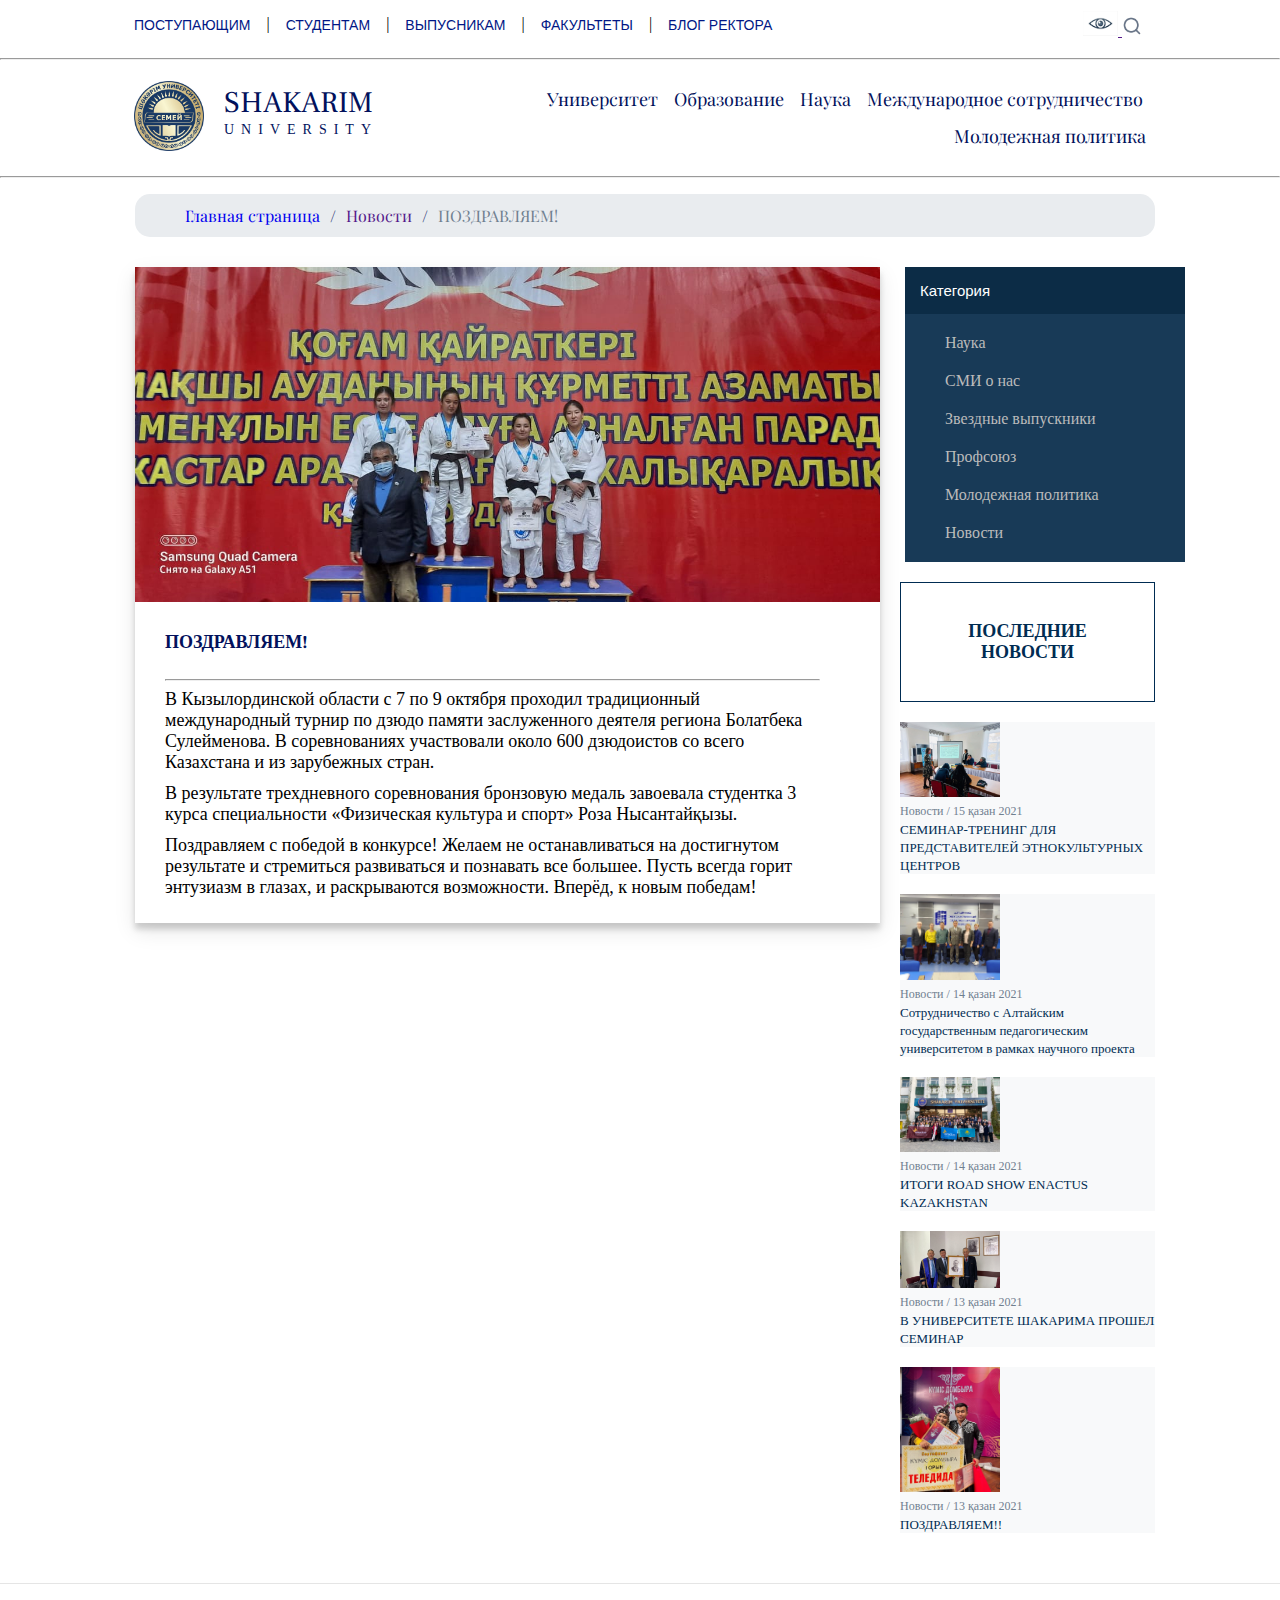
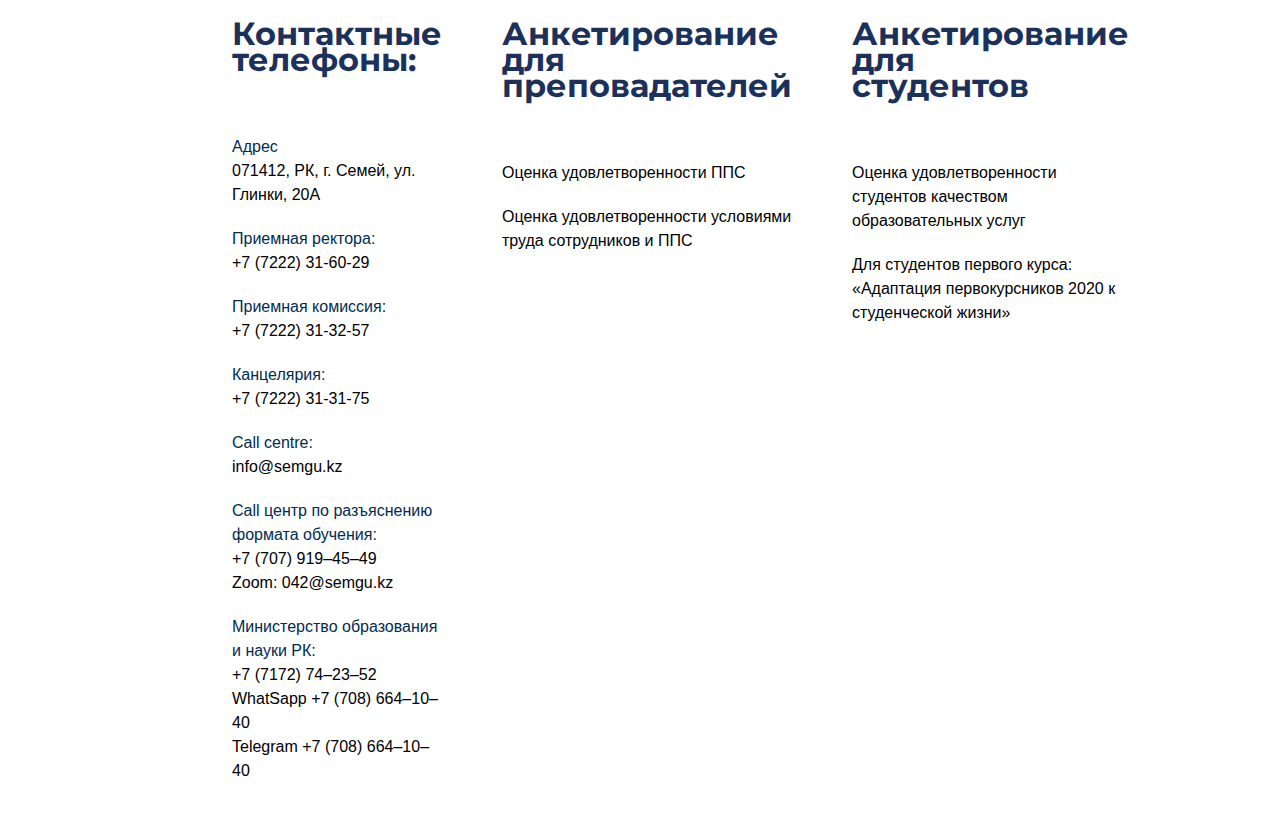
<file: Project/index6news.html>
<!DOCTYPE html>
<html>
<head>
    <meta charset="utf-8">
     <link rel="stylesheet" href="style.css">
    <title>https://shakarim.edu.kz/Праздничный концерт ко Дню учителя</title>
    <link rel="preconnect" href="https://fonts.googleapis.com">
    <link rel="preconnect" href="https://fonts.gstatic.com" crossorigin>
    <link href="https://fonts.googleapis.com/css2?family=Frank+Ruhl+Libre:wght@300;400;500;700;900&family=Montserrat:ital,wght@0,100;0,200;0,300;0,400;0,500;0,600;0,700;1,100;1,200;1,300;1,400;1,500;1,700&family=PT+Serif:ital,wght@0,400;0,700;1,400;1,700&family=Playfair+Display:ital,wght@0,600;1,600&family=Source+Serif+Pro:ital,wght@0,200;0,300;0,400;0,600;0,700;1,200;1,300;1,400;1,600&display=swap" rel="stylesheet">
</head>
<header class="header">
    <div class="contauner1">
        <div class="header__inner">
            <nav class="menu">
                <ul class="menu__list">
                    <li class="menu__list-item"> <a class="menu__list-link" href="index_postup.html">ПОСТУПАЮЩИМ</a></li>
                    <li >|</li>
                    <li class="menu__list-item"> <a class="menu__list-link" href="index_stud.html">СТУДЕНТАМ</a></li>
                    <li >|</li>
                    <li class="menu__list-item"> <a class="menu__list-link" href="index_vipusk.html">ВЫПУСНИКАМ</a></li>
                    <li >|</li>
                    <li class="menu__list-item"> <a class="menu__list-link" href="">ФАКУЛЬТЕТЫ</a></li>
                    <li >|</li>
                    <li class="menu__list-item"> <a class="menu__list-link" href="">БЛОГ РЕКТОРА</a></li>
                </ul>
            </nav>
<div class="user-nav">
    <a href=""><img src="imges/eye1.jpg" width="35" height="25"> </a>
    <a href=""><img src="imges/img3.jpg" width="20" height="20"> </a>
</div>
        </div>
    </div>
<hr>
   <div class="contauner2">
      <div class="nav-bottom2">
         <div class="logo">
         <a href=""><img src="imges/logo.jpg" width="70" height="70"></a>
         </div>
    <div class="logo-text">
         <div class="logo-text1">
        SHAKARIM
         </div>
         <div class="logo-text2">
        UNIVERSITY
         </div>
    </div>
         <div class="menu2">
            <ul class="menu__list2">
                    <li class="menu__list-item2"> <a class="menu__list-link2" href="">Университет</a></li>
                    
                    <li class="menu__list-item2"> <a class="menu__list-link2" href="">Образование</a></li>
                    
                    <li class="menu__list-item2"> <a class="menu__list-link2" href="">Наука</a></li>
                   
                    <li class="menu__list-item2"> <a class="menu__list-link2" href="">Международное сотрудничество</a></li>
                </ul>
                <ul class="menu__list3">
                    <li class="menu__list-item2"> <a class="menu__list-link3" href="">Молодежная политика</a></li>
                   
                </ul>
         </div>
       </div>
   </div>
   <hr>
</header>
<body>
<div class="container01">
    <div class="navig">
        <ul class="navig_text">
            <li class="navig_text1">
            <a class="navig_text01" href="index.html">Главная страница</a>
            <li>/</li>
            </li>
            <a class="navig_text01" href="">Новости</a>
            <li>/</li>
            </li>
            <li class="navig_text2">
                ПОЗДРАВЛЯЕМ!
        </ul>   
    </div>
<div class="mainshit">
    <div class="pagenews">
        <div class="pagenews1">
            <div>
                <img class="page1_img1" src="imges/new3img.jpeg">
            </div>
            <div class="page1_text">
                <div class="page1_title">
                    ПОЗДРАВЛЯЕМ!   
                </div>  
                <hr class="lineee"> 
                <div class="news1-text">
                    <p class="textsettings">В Кызылординской области с 7 по 9 октября проходил традиционный международный турнир по дзюдо памяти заслуженного деятеля региона Болатбека Сулейменова. В соревнованиях участвовали около 600 дзюдоистов со всего Казахстана и из зарубежных стран.</p>
                    <p class="textsettings">В результате трехдневного соревнования бронзовую медаль завоевала студентка 3 курса специальности «Физическая культура и спорт» Роза Нысантайқызы.</p>
                    <p class="textsettings">Поздравляем с победой в конкурсе! Желаем не останавливаться на достигнутом результате и стремиться развиваться и познавать все большее. Пусть всегда горит энтузиазм в глазах, и раскрываются возможности. Вперёд, к новым победам!</p>
                </div>
        </div>  
    </div>
    </div>
    <div class="rightshit">
        <div class="bluetab">
            <div class="bluetab1">
                <ul class="bluetab2">
                    <div class="newscategory">Категория</div>
                <li class="bluetab3"><a class="bluetab3" href="#">Наука</a></li>
                <li class="bluetab3"><a class="bluetab3" href="#">СМИ о нас</a></li>
                <li class="bluetab3"><a class="bluetab3" href="#">Звездные выпускники</a></li>
                <li class="bluetab3"><a class="bluetab3" href="#">Профсоюз</a></li>
                <li class="bluetab3"><a class="bluetab3" href="#">Молодежная политика</a></li>
                <li class="bluetab4"><a class="bluetab4" href="#">Новости</a></li>
                </ul>
            </div>
        </div>
        <div class="lastnews">
            <div class="lastnews1">
                <h3 class="lastnews1title">Последние новости</h3>
            </div>
            <div class="shitnews">
                <img class="shitnewsimg1" src="imgs/lstnwspikcha1.jpeg">
                <div class="shitnews-special">
                    <span class="shitnews-special1"> Новости / 15 қазан 2021</span>
                    <br>
                    <a class="shitnews-basic" href="#">СЕМИНАР-ТРЕНИНГ ДЛЯ ПРЕДСТАВИТЕЛЕЙ ЭТНОКУЛЬТУРНЫХ ЦЕНТРОВ</a>
                </div> 
            </div>
                <div class="shitnews">
                    <img class="shitnewsimg1" src="imgs/lstnwspikcha2.jpeg">
                    <div class="shitnews-special">
                        <span class="shitnews-special1"> Новости / 14 қазан 2021</span>
                        <br>
                        <a class="shitnews-basic" href="#">Сотрудничество с Алтайским государственным педагогическим университетом в рамках научного проекта</a>
                    </div>  
                </div>  
                <div class="shitnews">
                    <img class="shitnewsimg1" src="imgs/lstnwspikcha3.jpeg">
                    <div class="shitnews-special">
                        <span class="shitnews-special1"> Новости / 14 қазан 2021</span>
                        <br>
                        <a class="shitnews-basic" href="#">ИТОГИ ROAD SHOW ENACTUS KAZAKHSTAN</a>
                    </div>  
                </div>
                    <div class="shitnews">
                    <img class="shitnewsimg1" src="imgs/lstnwspikcha4.jpeg">
                    <div class="shitnews-special">
                        <span class="shitnews-special1"> Новости / 13 қазан 2021</span>
                        <br>
                        <a class="shitnews-basic" href="#">В УНИВЕРСИТЕТЕ ШАКАРИМА ПРОШЕЛ СЕМИНАР</a>
                    </div>  
            </div>
            <div class="shitnews">
                <img class="shitnewsimg1" src="imgs/lstnwspikcha5.jpeg">
                <div class="shitnews-special">
                    <span class="shitnews-special1"> Новости / 13 қазан 2021</span>
                    <br>
                    <a class="shitnews-basic" href="#">ПОЗДРАВЛЯЕМ!!</a>
                </div>  
        </div>
    </div>
    </div>
</div>
</div>
<footer>
    <div class="fourthblock">
        <div class="container">
            <div class="upbar">
                <ul class="contacts">
                    <h1 class="cont-title">Контактные телефоны:</h1>
                    <li class="liclassfoot">
                        <span class="subtext">Адрес</span>
                        071412, РК, г. Семей, ул. Глинки, 20А
                    </li>
                    <li class="liclassfoot">
                        <span class="subtext">Приемная ректора:</span>
                        <a class="aclassfoot" href="tel:+7(7222)31‒60‒29">+7 (7222) 31-60-29</a>
                    </li>
                    <li class="liclassfoot">
                        <span class="subtext">Приемная комиссия:</span>
                        <a class="aclassfoot" href="tel:+7(7222)31‒32‒57">+7 (7222) 31-32-57</a>
                    </li>
                    <li class="liclassfoot">
                        <span class="subtext">Канцелярия:</span>
                        <a class="aclassfoot" href="tel:+7(7222)31‒31‒75">+7 (7222) 31-31-75</a>
                    </li>
                    <li class="liclassfoot">
                        <span class="subtext">Call centre:</span>
                                                info@semgu.kz
                    </li>
                    <li class="liclassfoot">
                        <span class="subtext">Call центр по разъяснению формата обучения:</span>
                        <a class="aclassfoot" href="tel:+7(707)919‒45‒49"><i class="fa fa-phone"></i> +7 (707) 919‒45‒49</a>
                    <br>
                    Zoom: 042@semgu.kz
                    </li>
                    <li class="liclassfoot">
                        <span class="subtext">Министерство образования и науки РК:</span>
                        <a class="aclassfoot" href="tel:+7(7172)74‒23‒52"><i class="fa fa-phone"></i> +7 (7172) 74‒23‒52</a>
                        <br>
               WhatSapp +7 (708) 664‒10‒40
               <br>
               Telegram +7 (708) 664‒10‒40
            
                    </li>
                </ul>
                <ul class="anketaprep">
                    <h1 class="anpreptitle">Анкетирование для преповадателей</h1>
                    <li class="bliclassfoot">
                        <a class="bclassfoot" href="#">Оценка удовлетворенности ППС</a>
                    </li>

                    <li class="bliclassfoot">
                        <a class="bclassfoot" href="#">Оценка удовлетворенности условиями труда сотрудников и ППС</a>
                    </li>
                </ul>
                <ul class="anketastud">
                    <h1 class="anstudtitle">Анкетирование для студентов</h1>
                    <li class="bliclassfoot">
                        <a class="bclassfoot" href="#">Оценка удовлетворенности студентов качеством образовательных услуг</a>
                    </li>

                    <li class="bliclassfoot">
                        <a class="bclassfoot" href="#">Для студентов первого курса: «Адаптация первокурсников 2020 к студенческой жизни»</a>
                    </li>
                </ul>
            </div>
            <div class="lowbar">

            </div>
        </div>
    </div>
</footer>
</body>
</html>
</file>
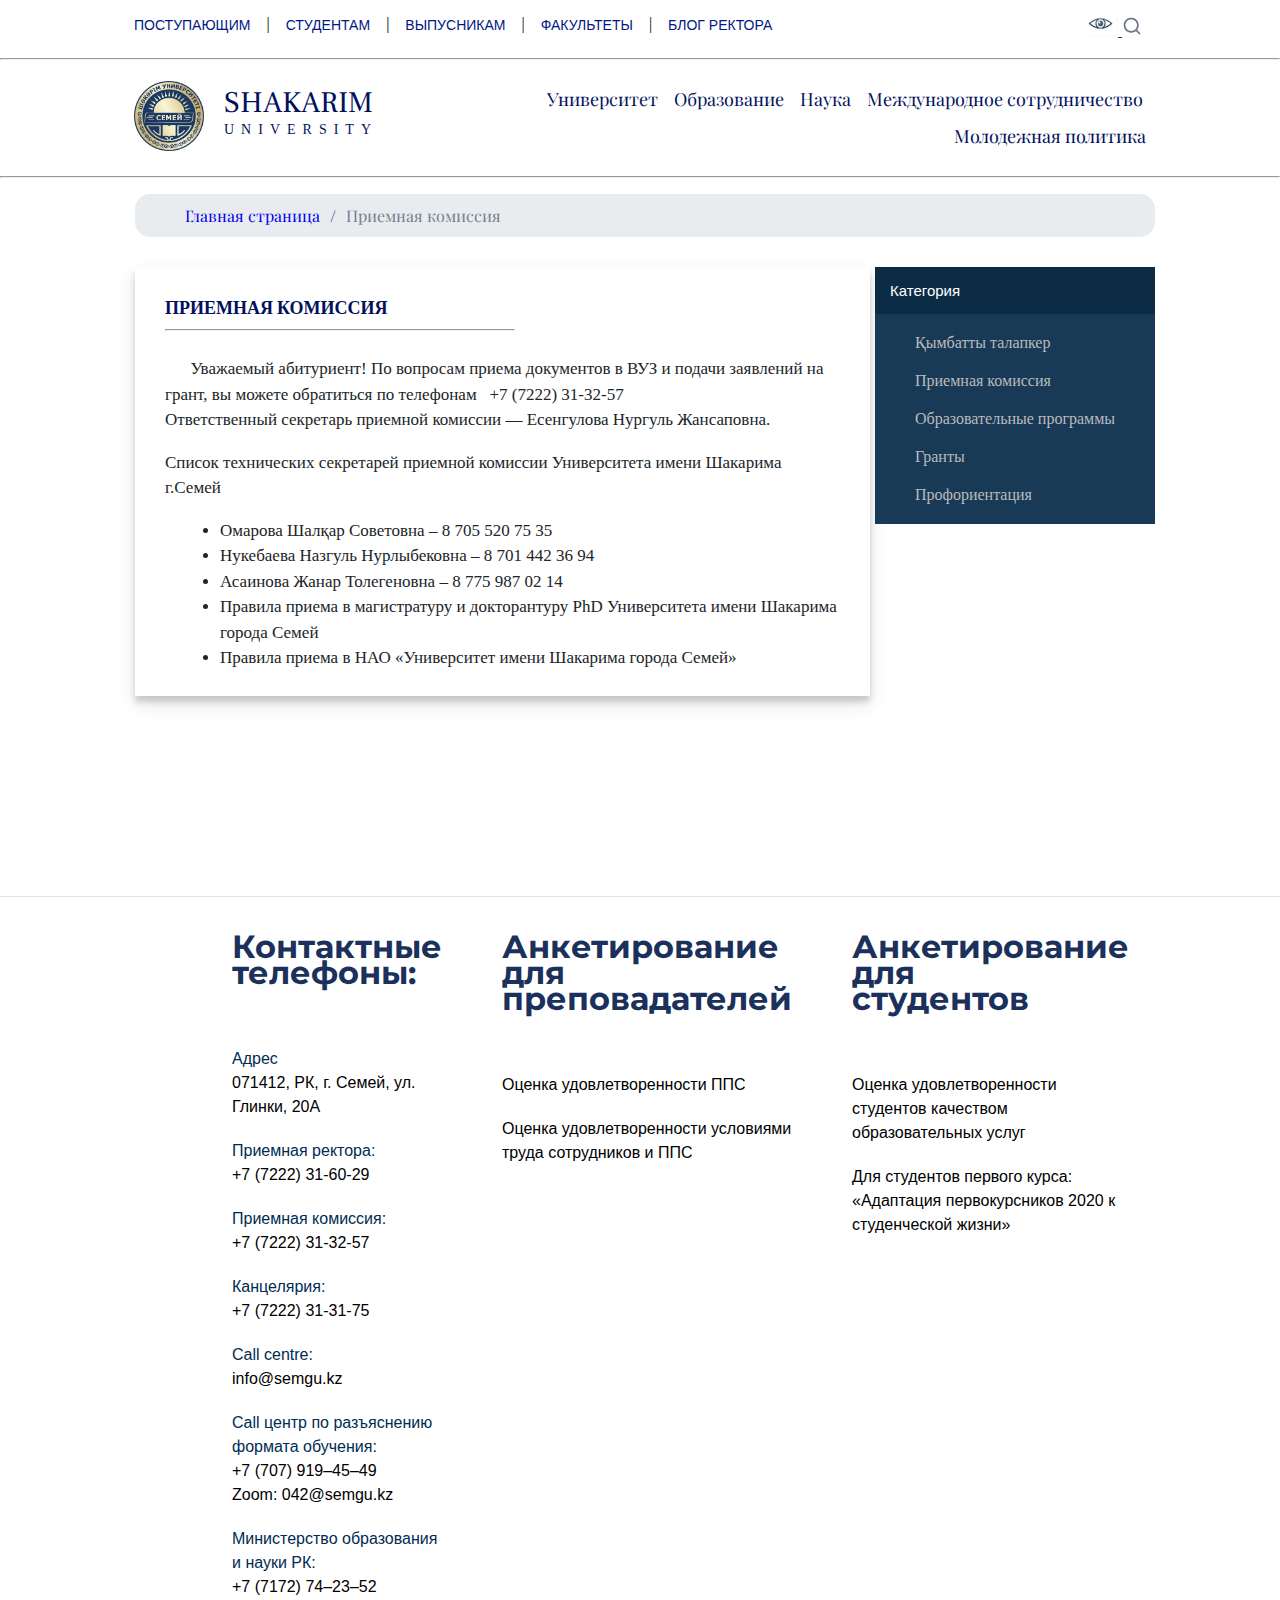
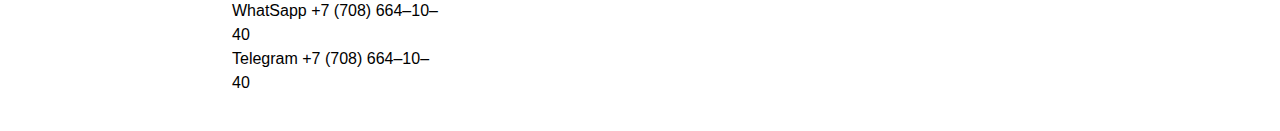
<file: Project/index_postup.html>
<!DOCTYPE html>
<html>
<head>
    <meta charset="utf-8">
     <link rel="stylesheet" href="style.css">
    <title>https://shakarim.edu.kz/Праздничный концерт ко Дню учителя</title>
    <link rel="preconnect" href="https://fonts.googleapis.com">
    <link rel="preconnect" href="https://fonts.gstatic.com" crossorigin>
    <link href="https://fonts.googleapis.com/css2?family=Frank+Ruhl+Libre:wght@300;400;500;700;900&family=Montserrat:ital,wght@0,100;0,200;0,300;0,400;0,500;0,600;0,700;1,100;1,200;1,300;1,400;1,500;1,700&family=PT+Serif:ital,wght@0,400;0,700;1,400;1,700&family=Playfair+Display:ital,wght@0,600;1,600&family=Source+Serif+Pro:ital,wght@0,200;0,300;0,400;0,600;0,700;1,200;1,300;1,400;1,600&display=swap" rel="stylesheet">
    
    
</head>
<header class="header">
    <div class="contauner1">
        <div class="header__inner">
            <nav class="menu">
                <ul class="menu__list">
                    <li class="menu__list-item"> <a class="menu__list-link" href="index_postup.html">ПОСТУПАЮЩИМ</a></li>
                    <li >|</li>
                    <li class="menu__list-item"> <a class="menu__list-link" href="index_stud.html">СТУДЕНТАМ</a></li>
                    <li >|</li>
                    <li class="menu__list-item"> <a class="menu__list-link" href="index_vipusk.html">ВЫПУСНИКАМ</a></li>
                    <li >|</li>
                    <li class="menu__list-item"> <a class="menu__list-link" href="">ФАКУЛЬТЕТЫ</a></li>
                    <li >|</li>
                    <li class="menu__list-item"> <a class="menu__list-link" href="">БЛОГ РЕКТОРА</a></li>
                </ul>
            </nav>
<div class="user-nav">
    <a href=""><img src="imges/eye1.jpg" width="35" height="25"> </a>
    <a href=""><img src="imges/img3.jpg" width="20" height="20"> </a>
</div>
        </div>
    </div>
<hr>
   <div class="contauner2">
      <div class="nav-bottom2">
         <div class="logo">
         <a href="index.html"><img src="imges/logo.jpg" width="70" height="70"></a>
         </div>
    <div class="logo-text">
         <div class="logo-text1">
        SHAKARIM
         </div>
         <div class="logo-text2">
        UNIVERSITY
         </div>
    </div>
         <div class="menu2">
            <ul class="menu__list2">
                    <li class="menu__list-item2"> <a class="menu__list-link2" href="">Университет</a></li>
                    
                    <li class="menu__list-item2"> <a class="menu__list-link2" href="">Образование</a></li>
                    
                    <li class="menu__list-item2"> <a class="menu__list-link2" href="">Наука</a></li>
                   
                    <li class="menu__list-item2"> <a class="menu__list-link2" href="">Международное сотрудничество</a></li>
                </ul>
                <ul class="menu__list3">
                    <li class="menu__list-item2"> <a class="menu__list-link3" href="">Молодежная политика</a></li>
                   
                </ul>
         </div>
       </div>
   </div>
   <hr>
</header>
<body>
<div class="container01">
    <div class="navig">
        <ul class="navig_text">
            <li class="navig_text1">
            <a class="navig_text01" href="index.html">Главная страница</a>
            <li>/</li>
            </li>
            <li class="navig_text2">
            Приемная комиссия
        </ul>   
    </div>
    <div class="page">
        <div class="page1">
            <div class="page1_text">
                <div class="page1_title_post">
                    ПРИЕМНАЯ КОМИССИЯ
                    <hr>    
                </div>  
                <div class="page1_text1">
                    <p>
 &nbsp;&nbsp;&nbsp;&nbsp;&nbsp; Уважаемый абитуриент! По вопросам приема документов в ВУЗ и подачи заявлений на грант, вы можете обратиться по телефонам &nbsp; +7 (7222) 31-32-57
<br>
 Ответственный секретарь приемной комиссии — Есенгулова Нургуль Жансаповна.
</p>
<p>
Список технических секретарей приемной комиссии Университета имени Шакарима г.Семей
</p>
<ul class="page1_text1ul">
<li> Омарова Шалқар Советовна – 8 705 520 75 35</li>
<li>Нукебаева Назгуль Нурлыбековна – 8 701 442 36 94</li>
<li>Асаинова Жанар Толегеновна – 8 775 987 02 14</li>
<li>Правила приема в магистратуру и докторантуру PhD Университета имени Шакарима города Семей</li>
<li>Правила приема в НАО «Университет имени Шакарима города Семей»</li>
</ul>
                </div>
                
            </div>
        </div>
       <div class="bluetab">
            <div class="bluetab1">
                <ul class="bluetab2">
                    <div class="newscategory">Категория</div>   
                <li class="bluetab3"><a class="bluetab3" href="#">Қымбатты талапкер</a></li>
                <li class="bluetab3"><a class="bluetab3" href="#">Приемная комиссия</a></li>
                <li class="bluetab3"><a class="bluetab3" href="#">Образовательные программы</a></li>
                <li class="bluetab3"><a class="bluetab3" href="#">Гранты</a></li>
                <li class="bluetab4"><a class="bluetab4" href="#">Профориентация</a></li>
                
                </ul>
            </div>
        </div>
    </div>
</div>
<footer>
    <div class="fourthblock">
        <div class="container">
            <div class="upbar">
                <ul class="contacts">
                    <h1 class="cont-title">Контактные телефоны:</h1>
                    <li class="liclassfoot">
                        <span class="subtext">Адрес</span>
                        071412, РК, г. Семей, ул. Глинки, 20А
                    </li>
                    <li class="liclassfoot">
                        <span class="subtext">Приемная ректора:</span>
                        <a class="aclassfoot" href="tel:+7(7222)31‒60‒29">+7 (7222) 31-60-29</a>
                    </li>
                    <li class="liclassfoot">
                        <span class="subtext">Приемная комиссия:</span>
                        <a class="aclassfoot" href="tel:+7(7222)31‒32‒57">+7 (7222) 31-32-57</a>
                    </li>
                    <li class="liclassfoot">
                        <span class="subtext">Канцелярия:</span>
                        <a class="aclassfoot" href="tel:+7(7222)31‒31‒75">+7 (7222) 31-31-75</a>
                    </li>
                    <li class="liclassfoot">
                        <span class="subtext">Call centre:</span>
                                                info@semgu.kz
                    </li>
                    <li class="liclassfoot">
                        <span class="subtext">Call центр по разъяснению формата обучения:</span>
                        <a class="aclassfoot" href="tel:+7(707)919‒45‒49"><i class="fa fa-phone"></i> +7 (707) 919‒45‒49</a>
                    <br>
                    Zoom: 042@semgu.kz
                    </li>
                    <li class="liclassfoot">
                        <span class="subtext">Министерство образования и науки РК:</span>
                        <a class="aclassfoot" href="tel:+7(7172)74‒23‒52"><i class="fa fa-phone"></i> +7 (7172) 74‒23‒52</a>
                        <br>
               WhatSapp +7 (708) 664‒10‒40
               <br>
               Telegram +7 (708) 664‒10‒40
            
                    </li>
                </ul>
                <ul class="anketaprep">
                    <h1 class="anpreptitle">Анкетирование для преповадателей</h1>
                    <li class="bliclassfoot">
                        <a class="bclassfoot" href="#">Оценка удовлетворенности ППС</a>
                    </li>

                    <li class="bliclassfoot">
                        <a class="bclassfoot" href="#">Оценка удовлетворенности условиями труда сотрудников и ППС</a>
                    </li>
                </ul>
                <ul class="anketastud">
                    <h1 class="anstudtitle">Анкетирование для студентов</h1>
                    <li class="bliclassfoot">
                        <a class="bclassfoot" href="#">Оценка удовлетворенности студентов качеством образовательных услуг</a>
                    </li>

                    <li class="bliclassfoot">
                        <a class="bclassfoot" href="#">Для студентов первого курса: «Адаптация первокурсников 2020 к студенческой жизни»</a>
                    </li>
                </ul>
            </div>
        </div>
    </div>
</footer>
</body>
</html>
</file>
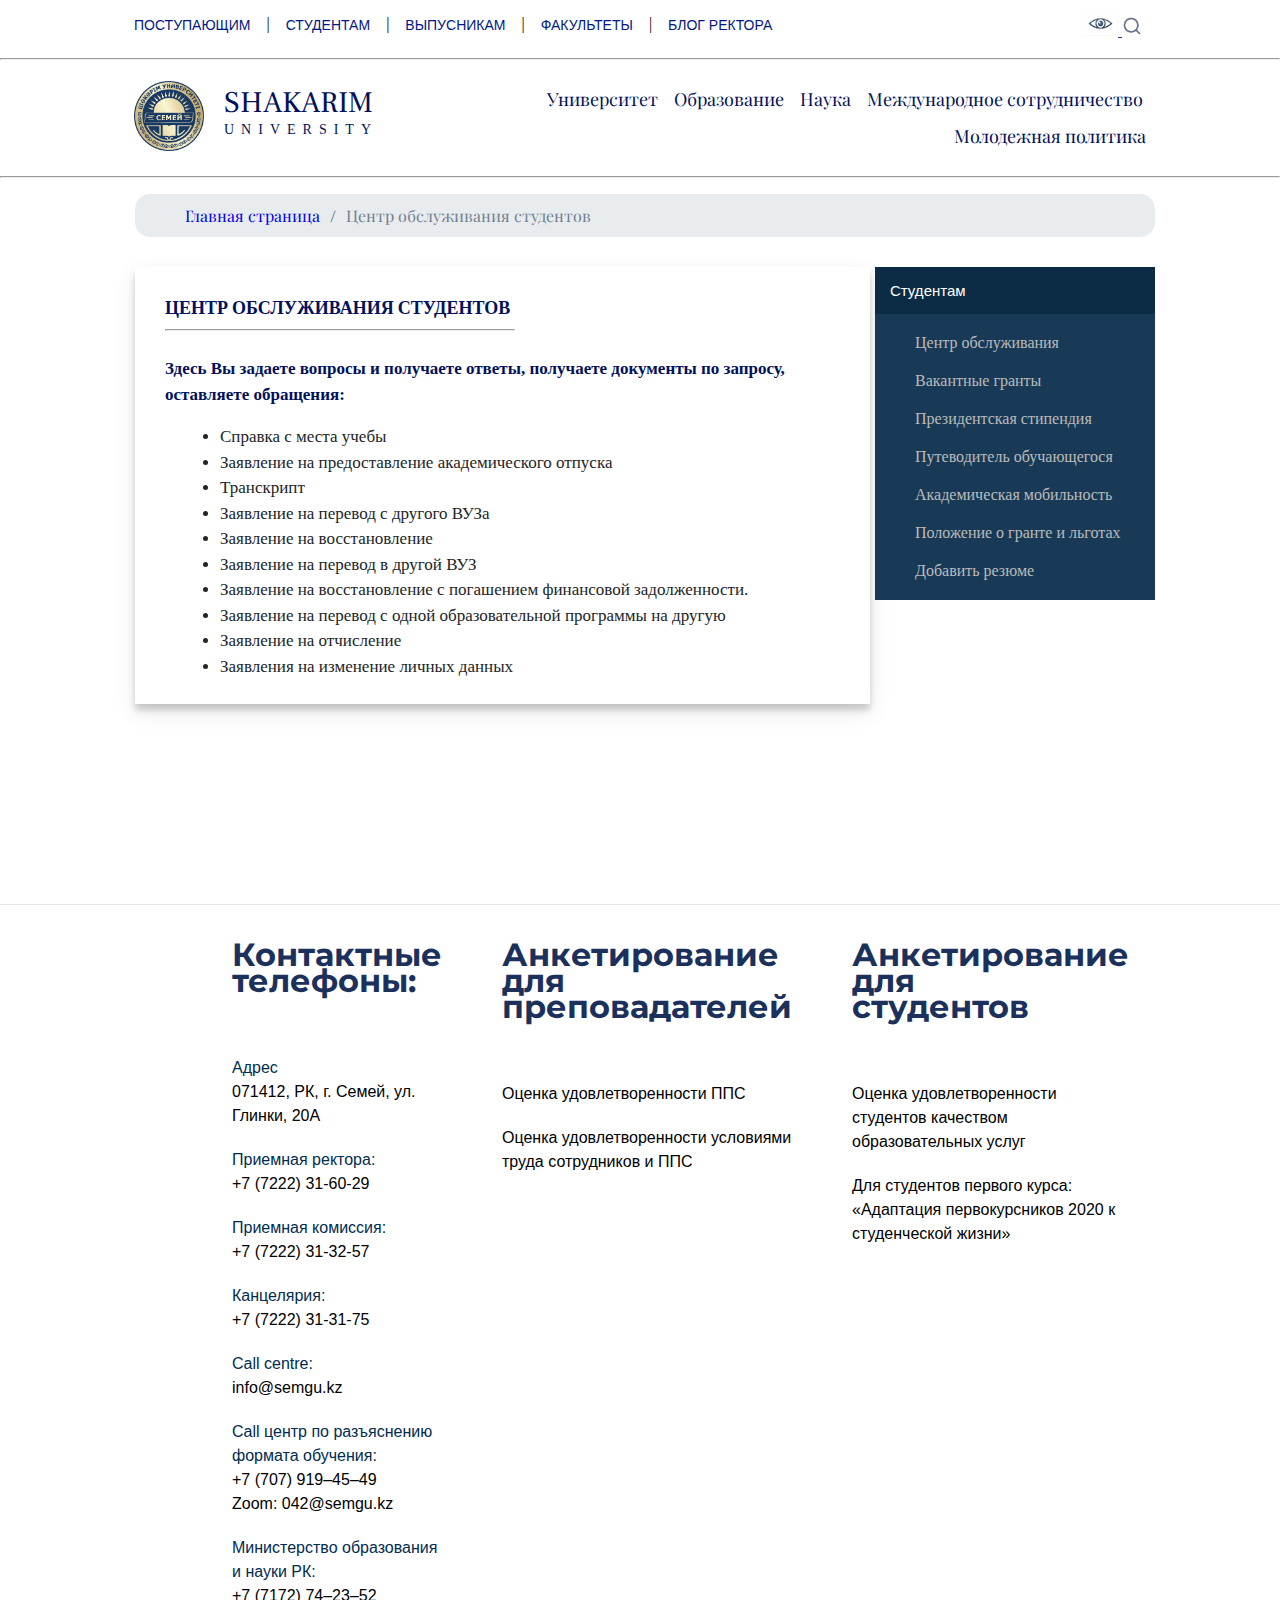
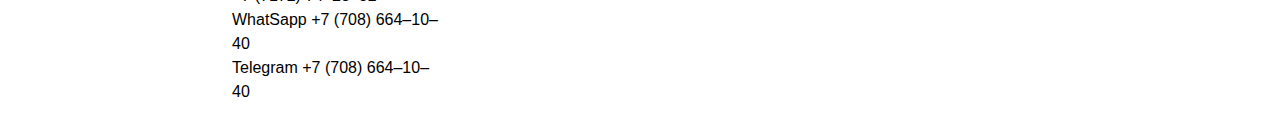
<file: Project/index_stud.html>
<!DOCTYPE html>
<html>
<head>
    <meta charset="utf-8">
     <link rel="stylesheet" href="style.css">
    <title>https://shakarim.edu.kz/Праздничный концерт ко Дню учителя</title>
    <link rel="preconnect" href="https://fonts.googleapis.com">
<link rel="preconnect" href="https://fonts.gstatic.com" crossorigin>
<link href="https://fonts.googleapis.com/css2?family=Frank+Ruhl+Libre:wght@300;400;500;700;900&family=Montserrat:ital,wght@0,100;0,200;0,300;0,400;0,500;0,600;0,700;1,100;1,200;1,300;1,400;1,500;1,700&family=PT+Serif:ital,wght@0,400;0,700;1,400;1,700&family=Playfair+Display:ital,wght@0,600;1,600&family=Source+Serif+Pro:ital,wght@0,200;0,300;0,400;0,600;0,700;1,200;1,300;1,400;1,600&display=swap" rel="stylesheet">

</head>
<header class="header">
    <div class="contauner1">
        <div class="header__inner">
            <nav class="menu">
                <ul class="menu__list">
                    <li class="menu__list-item"> <a class="menu__list-link" href="index_postup.html">ПОСТУПАЮЩИМ</a></li>
                    <li >|</li>
                    <li class="menu__list-item"> <a class="menu__list-link" href="index_stud.html">СТУДЕНТАМ</a></li>
                    <li >|</li>
                    <li class="menu__list-item"> <a class="menu__list-link" href="index_vipusk.html">ВЫПУСНИКАМ</a></li>
                    <li >|</li>
                    <li class="menu__list-item"> <a class="menu__list-link" href="">ФАКУЛЬТЕТЫ</a></li>
                    <li >|</li>
                    <li class="menu__list-item"> <a class="menu__list-link" href="">БЛОГ РЕКТОРА</a></li>
                </ul>
            </nav>
<div class="user-nav">
    <a href=""><img src="imges/eye1.jpg" width="35" height="25"> </a>
    <a href=""><img src="imges/img3.jpg" width="20" height="20"> </a>
</div>
        </div>
    </div>
<hr>
   <div class="contauner2">
      <div class="nav-bottom2">
         <div class="logo">
         <a href="index.html"><img src="imges/logo.jpg" width="70" height="70"></a>
         </div>
    <div class="logo-text">
         <div class="logo-text1">
        SHAKARIM
         </div>
         <div class="logo-text2">
        UNIVERSITY
         </div>
    </div>
         <div class="menu2">
            <ul class="menu__list2">
                    <li class="menu__list-item2"> <a class="menu__list-link2" href="">Университет</a></li>
                    
                    <li class="menu__list-item2"> <a class="menu__list-link2" href="">Образование</a></li>
                    
                    <li class="menu__list-item2"> <a class="menu__list-link2" href="">Наука</a></li>
                   
                    <li class="menu__list-item2"> <a class="menu__list-link2" href="">Международное сотрудничество</a></li>
                </ul>
                <ul class="menu__list3">
                    <li class="menu__list-item2"> <a class="menu__list-link3" href="">Молодежная политика</a></li>
                   
                </ul>
         </div>
       </div>
   </div>
   <hr>
</header>
<body>
<div class="container01">
    <div class="navig">
        <ul class="navig_text">
            <li class="navig_text1">
            <a class="navig_text01" href="index.html">Главная страница</a>
            <li>/</li>
            </li>
            <li class="navig_text2">
            Центр обслуживания студентов
        </ul>   
    </div>
    <div class="page">
        <div class="page1">
            <div class="page1_text">
                <div class="page1_title_post">
                    ЦЕНТР ОБСЛУЖИВАНИЯ СТУДЕНТОВ
                    <hr>    
                </div>  
                <div class="page1_text1">
                    <p class="page1_text12">
Здесь Вы задаете вопросы и получаете ответы, получаете документы по запросу, оставляете обращения:
<br>
</p>
<ul class="page1_text1ul">
<li> Справка с места учебы</li>
<li>Заявление на предоставление академического отпуска</li>
<li>Транскрипт</li>
<li>Заявление на перевод с другого ВУЗа</li>
<li>Заявление на восстановление</li>
<li>Заявление на перевод в другой ВУЗ</li>
<li>Заявление на восстановление с погашением финансовой задолженности.</li>
<li>Заявление на перевод с одной образовательной программы на другую</li>
<li>Заявление на отчисление</li>
<li>Заявления на изменение личных данных</li>
</ul>
                </div>
                
            </div>
        </div>
       <div class="bluetab">
            <div class="bluetab1">
                <ul class="bluetab2">
                    <div class="newscategory">Студентам</div>
                <li class="bluetab3"><a class="bluetab3" href="#">Центр обслуживания </a></li>
                <li class="bluetab3"><a class="bluetab3" href="#">Вакантные гранты</a></li>
                <li class="bluetab3"><a class="bluetab3" href="#">Президентская стипендия</a></li>
                <li class="bluetab3"><a class="bluetab3" href="#">Путеводитель обучающегося</a></li>
                <li class="bluetab3"><a class="bluetab3" href="#">Академическая мобильность</a></li>
                <li class="bluetab3"><a class="bluetab3" href="#">Положение о гранте и льготах</a></li>
                <li class="bluetab4"><a class="bluetab4" href="#">Добавить резюме</a></li>
                </ul>
            </div>
        </div>
    </div>
</div>
<footer>
    <div class="fourthblock">
        <div class="container">
            <div class="upbar">
                <ul class="contacts">
                    <h1 class="cont-title">Контактные телефоны:</h1>
                    <li class="liclassfoot">
                        <span class="subtext">Адрес</span>
                        071412, РК, г. Семей, ул. Глинки, 20А
                    </li>
                    <li class="liclassfoot">
                        <span class="subtext">Приемная ректора:</span>
                        <a class="aclassfoot" href="tel:+7(7222)31‒60‒29">+7 (7222) 31-60-29</a>
                    </li>
                    <li class="liclassfoot">
                        <span class="subtext">Приемная комиссия:</span>
                        <a class="aclassfoot" href="tel:+7(7222)31‒32‒57">+7 (7222) 31-32-57</a>
                    </li>
                    <li class="liclassfoot">
                        <span class="subtext">Канцелярия:</span>
                        <a class="aclassfoot" href="tel:+7(7222)31‒31‒75">+7 (7222) 31-31-75</a>
                    </li>
                    <li class="liclassfoot">
                        <span class="subtext">Call centre:</span>
                                                info@semgu.kz
                    </li>
                    <li class="liclassfoot">
                        <span class="subtext">Call центр по разъяснению формата обучения:</span>
                        <a class="aclassfoot" href="tel:+7(707)919‒45‒49"><i class="fa fa-phone"></i> +7 (707) 919‒45‒49</a>
                    <br>
                    Zoom: 042@semgu.kz
                    </li>
                    <li class="liclassfoot">
                        <span class="subtext">Министерство образования и науки РК:</span>
                        <a class="aclassfoot" href="tel:+7(7172)74‒23‒52"><i class="fa fa-phone"></i> +7 (7172) 74‒23‒52</a>
                        <br>
               WhatSapp +7 (708) 664‒10‒40
               <br>
               Telegram +7 (708) 664‒10‒40
            
                    </li>
                </ul>
                <ul class="anketaprep">
                    <h1 class="anpreptitle">Анкетирование для преповадателей</h1>
                    <li class="bliclassfoot">
                        <a class="bclassfoot" href="#">Оценка удовлетворенности ППС</a>
                    </li>

                    <li class="bliclassfoot">
                        <a class="bclassfoot" href="#">Оценка удовлетворенности условиями труда сотрудников и ППС</a>
                    </li>
                </ul>
                <ul class="anketastud">
                    <h1 class="anstudtitle">Анкетирование для студентов</h1>
                    <li class="bliclassfoot">
                        <a class="bclassfoot" href="#">Оценка удовлетворенности студентов качеством образовательных услуг</a>
                    </li>

                    <li class="bliclassfoot">
                        <a class="bclassfoot" href="#">Для студентов первого курса: «Адаптация первокурсников 2020 к студенческой жизни»</a>
                    </li>
                </ul>
            </div>
        </div>
    </div>
</footer>
</body>
</html>
</file>
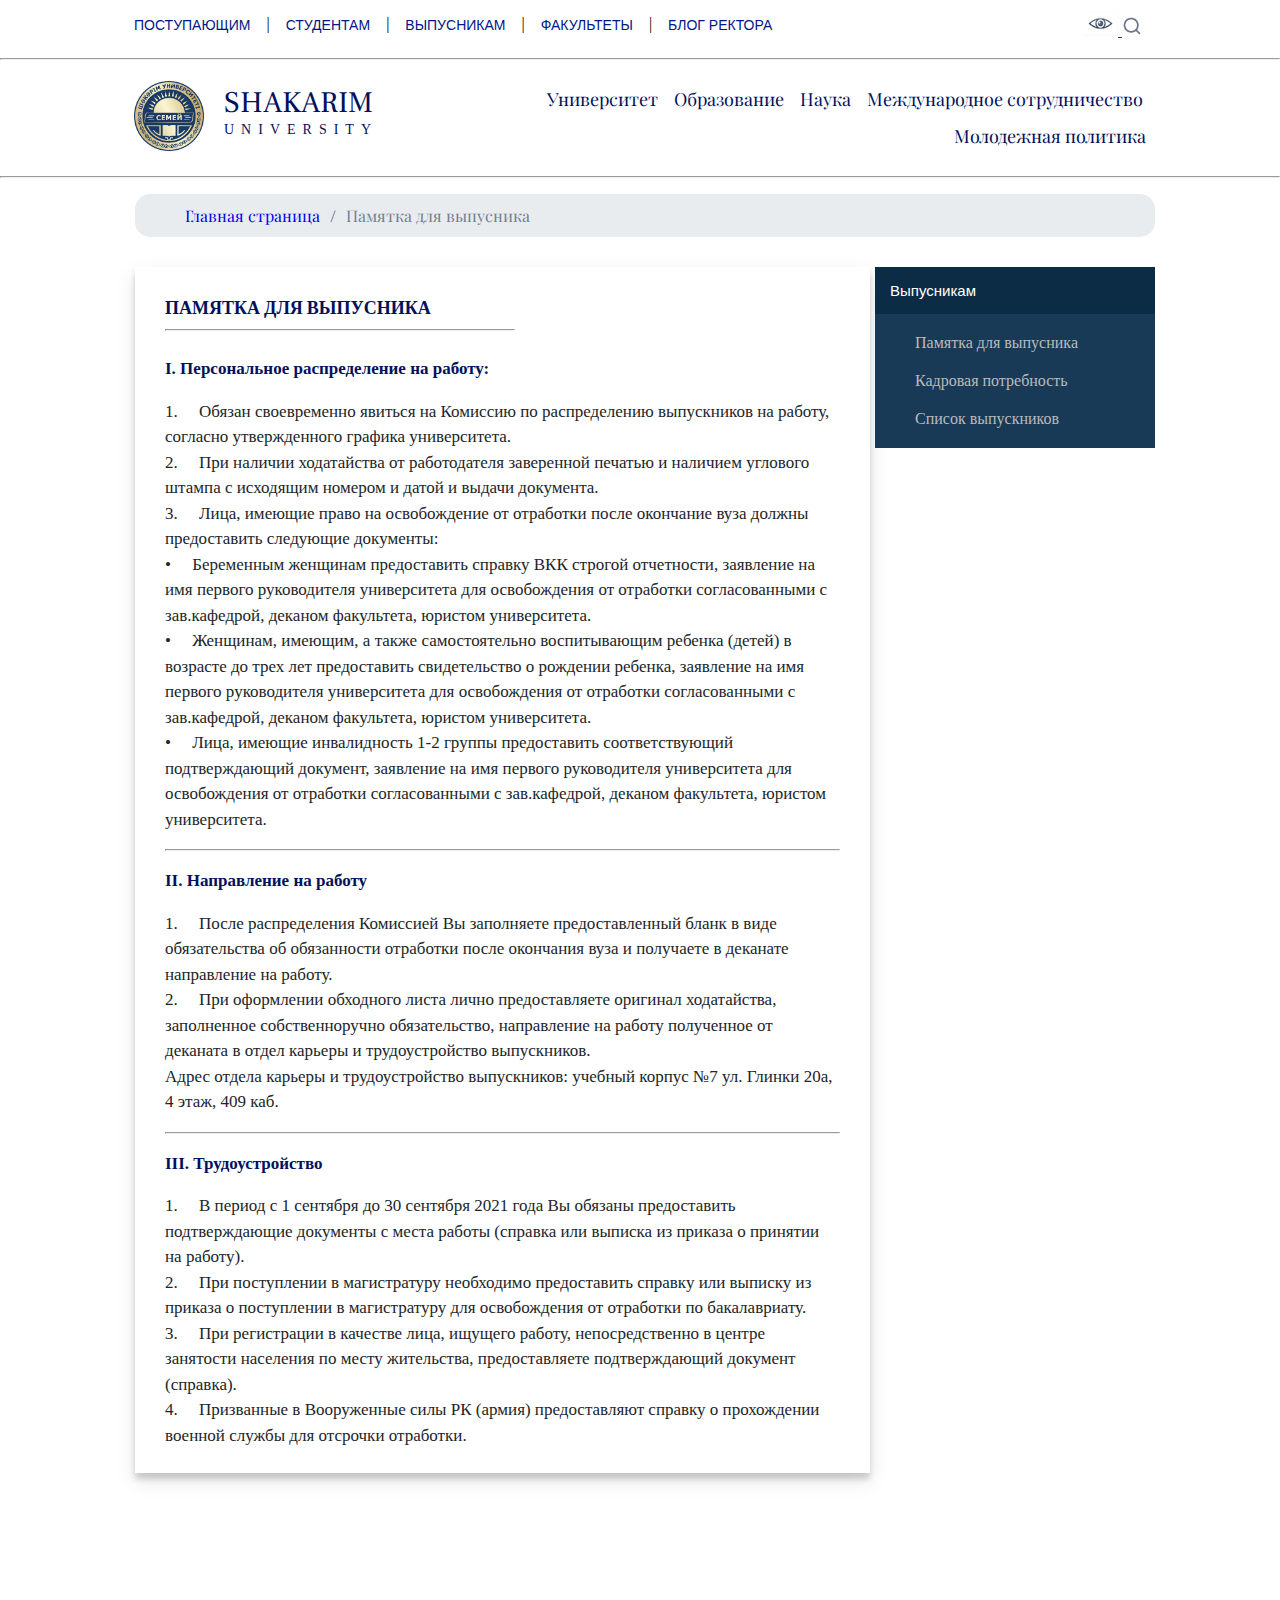
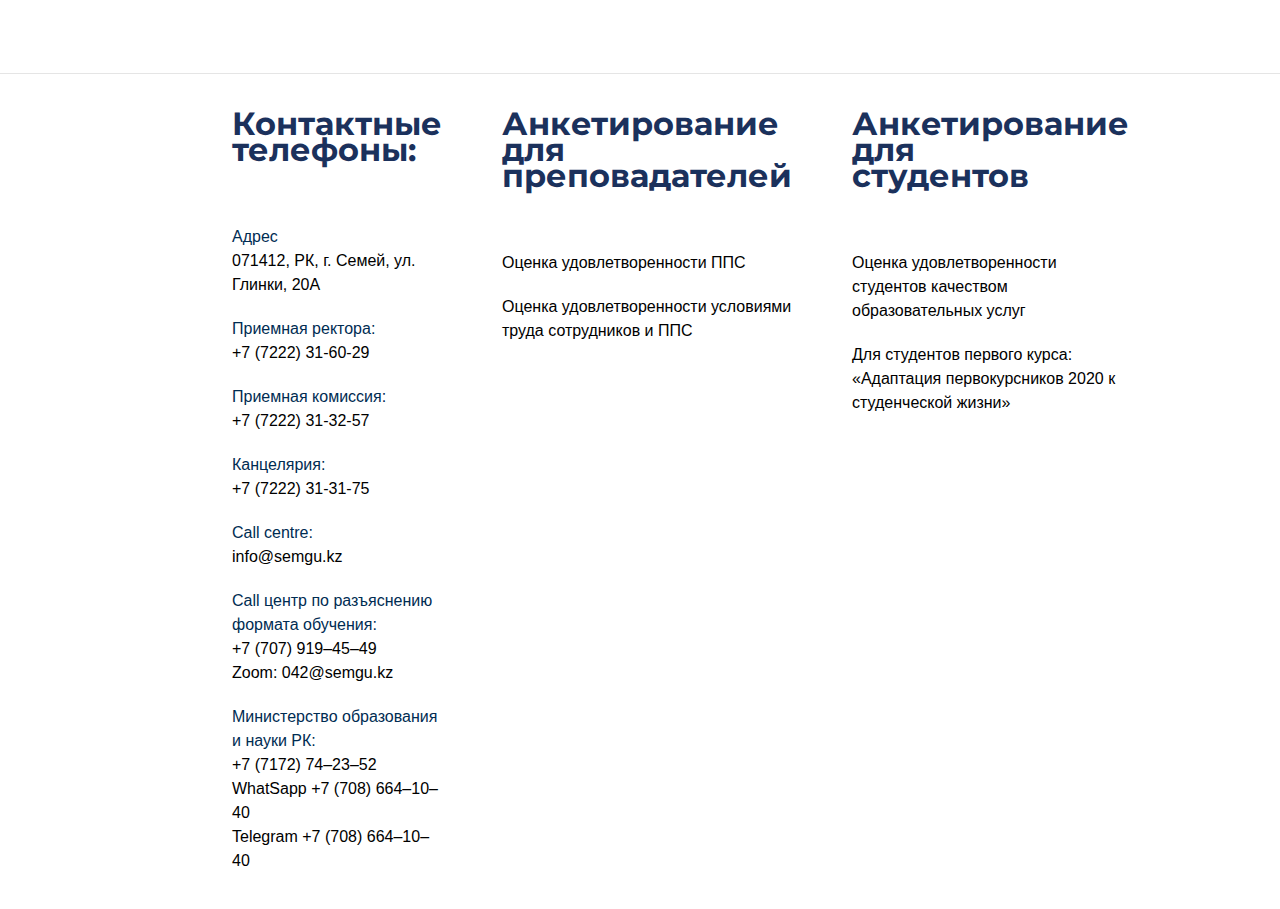
<file: Project/index_vipusk.html>
<!DOCTYPE html>
<html>
<head>
    <meta charset="utf-8">
     <link rel="stylesheet" href="style.css">
    <title>https://shakarim.edu.kz/Праздничный концерт ко Дню учителя</title>
    <link rel="preconnect" href="https://fonts.googleapis.com">
    <link rel="preconnect" href="https://fonts.gstatic.com" crossorigin>
    <link href="https://fonts.googleapis.com/css2?family=Frank+Ruhl+Libre:wght@300;400;500;700;900&family=Montserrat:ital,wght@0,100;0,200;0,300;0,400;0,500;0,600;0,700;1,100;1,200;1,300;1,400;1,500;1,700&family=PT+Serif:ital,wght@0,400;0,700;1,400;1,700&family=Playfair+Display:ital,wght@0,600;1,600&family=Source+Serif+Pro:ital,wght@0,200;0,300;0,400;0,600;0,700;1,200;1,300;1,400;1,600&display=swap" rel="stylesheet">
    
    
</head>
<header class="header">
    <div class="contauner1">
        <div class="header__inner">
            <nav class="menu">
                <ul class="menu__list">
                    <li class="menu__list-item"> <a class="menu__list-link" href="index_postup.html">ПОСТУПАЮЩИМ</a></li>
                    <li >|</li>
                    <li class="menu__list-item"> <a class="menu__list-link" href="index_stud.html">СТУДЕНТАМ</a></li>
                    <li >|</li>
                    <li class="menu__list-item"> <a class="menu__list-link" href="index_vipusk.html">ВЫПУСНИКАМ</a></li>
                    <li >|</li>
                    <li class="menu__list-item"> <a class="menu__list-link" href="">ФАКУЛЬТЕТЫ</a></li>
                    <li >|</li>
                    <li class="menu__list-item"> <a class="menu__list-link" href="">БЛОГ РЕКТОРА</a></li>
                </ul>
            </nav>
<div class="user-nav">
    <a href=""><img src="imges/eye1.jpg" width="35" height="25"> </a>
    <a href=""><img src="imges/img3.jpg" width="20" height="20"> </a>
</div>
        </div>
    </div>
<hr>
   <div class="contauner2">
      <div class="nav-bottom2">
         <div class="logo">
         <a href="index.html"><img src="imges/logo.jpg" width="70" height="70"></a>
         </div>
    <div class="logo-text">
         <div class="logo-text1">
        SHAKARIM
         </div>
         <div class="logo-text2">
        UNIVERSITY
         </div>
    </div>
         <div class="menu2">
            <ul class="menu__list2">
                    <li class="menu__list-item2"> <a class="menu__list-link2" href="">Университет</a></li>
                    
                    <li class="menu__list-item2"> <a class="menu__list-link2" href="">Образование</a></li>
                    
                    <li class="menu__list-item2"> <a class="menu__list-link2" href="">Наука</a></li>
                   
                    <li class="menu__list-item2"> <a class="menu__list-link2" href="">Международное сотрудничество</a></li>
                </ul>
                <ul class="menu__list3">
                    <li class="menu__list-item2"> <a class="menu__list-link3" href="">Молодежная политика</a></li>
                   
                </ul>
         </div>
       </div>
   </div>
   <hr>
</header>
<body>
<div class="container01">
    <div class="navig">
        <ul class="navig_text">
            <li class="navig_text1">
            <a class="navig_text01" href="index.html">Главная страница</a>
            <li>/</li>
            </li>
            <li class="navig_text2">
            Памятка для выпусника
        </ul>   
    </div>
    <div class="page">
        <div class="page1">
            <div class="page1_text">
                <div class="page1_title_post">
                    ПАМЯТКА ДЛЯ ВЫПУСНИКА
                    <hr>    
                </div>  
                <div class="page1_text1">
                    <p class="page1_text12">
                        І. Персональное распределение на работу:
                        <br>
                        </p>
                        <p>
                        1.&nbsp;&nbsp;&nbsp;&nbsp;&nbsp;Обязан своевременно явиться на Комиссию по распределению выпускников на работу, согласно утвержденного графика университета. 
                        <br>
                        2.&nbsp;&nbsp;&nbsp;&nbsp;&nbsp;При наличии ходатайства от работодателя заверенной печатью и наличием углового штампа с исходящим номером и датой и выдачи документа.
                        <br>
                        3.&nbsp;&nbsp;&nbsp;&nbsp;&nbsp;Лица, имеющие право на освобождение от отработки после окончание вуза должны предоставить следующие документы:
                        <br>
                        •&nbsp;&nbsp;&nbsp;&nbsp;&nbsp;Беременным женщинам предоставить справку ВКК строгой отчетности, заявление на имя первого руководителя университета для освобождения от отработки согласованными с зав.кафедрой, деканом факультета, юристом университета.
                        <br>
                        •&nbsp;&nbsp;&nbsp;&nbsp;&nbsp;Женщинам, имеющим, а также самостоятельно воспитывающим ребенка (детей) в возрасте до трех лет предоставить свидетельство о рождении ребенка, заявление на имя первого руководителя университета для освобождения от отработки согласованными с   зав.кафедрой, деканом факультета, юристом университета.
                        <br>
                        •&nbsp;&nbsp;&nbsp;&nbsp;&nbsp;Лица, имеющие инвалидность 1-2 группы предоставить соответствующий подтверждающий документ, заявление на имя первого руководителя университета для освобождения от отработки согласованными с зав.кафедрой, деканом факультета, юристом университета.
                        <br>
                        <hr> 
                        </p>
                </div> 
                <div class="page1_text1">
                    <p class="page1_text12">
                        ІІ. Направление на работу
                        <br>
                        </p>
                        <p>
                        1.&nbsp;&nbsp;&nbsp;&nbsp;&nbsp;После распределения Комиссией Вы заполняете предоставленный бланк в виде обязательства об обязанности отработки после окончания вуза и получаете в деканате направление на работу. 
                        <br>
                        2.&nbsp;&nbsp;&nbsp;&nbsp;&nbsp;При оформлении обходного листа лично предоставляете оригинал ходатайства, заполненное собственноручно обязательство, направление на работу полученное от деканата в отдел карьеры и трудоустройство выпускников.  
                        <br>
                        Адрес отдела карьеры и трудоустройство выпускников: учебный корпус №7 ул. Глинки 20а, 4 этаж, 409 каб.
                        <br>
                        <hr> 
                        </p>
                </div> 
                <div class="page1_text1">
                    <p class="page1_text12">
                       ІІІ. Трудоустройство
                        <br>
                        </p>
                        <p>
                        1.&nbsp;&nbsp;&nbsp;&nbsp;&nbsp;В период с 1 сентября до 30 сентября 2021 года Вы обязаны предоставить подтверждающие документы с места работы (справка или выписка из приказа о принятии на работу).
                        <br>
                        2.&nbsp;&nbsp;&nbsp;&nbsp;&nbsp;При поступлении в магистратуру необходимо предоставить справку или выписку из приказа о поступлении в магистратуру для освобождения от отработки по бакалавриату.
                        <br>
                        3.&nbsp;&nbsp;&nbsp;&nbsp;&nbsp;При регистрации в качестве лица, ищущего работу, непосредственно в центре занятости населения по месту жительства, предоставляете подтверждающий документ (справка).
                        <br>
                        4.&nbsp;&nbsp;&nbsp;&nbsp;&nbsp;Призванные в Вооруженные силы РК (армия) предоставляют справку о прохождении военной службы для отсрочки отработки.
                        <br>
                        </p>
                </div>   
            </div>
        </div>
        <div class="bluetab">
            <div class="bluetab1">
                <ul class="bluetab2">
                    <div class="newscategory">Выпусникам</div>
                <li class="bluetab3"><a class="bluetab3" href="#">Памятка для выпусника</a></li>
                <li class="bluetab3"><a class="bluetab3" href="#">Кадровая потребность </a></li>
                <li class="bluetab4"><a class="bluetab4" href="#">Список выпускников</a></li>
                </ul>
            </div>
        </div>
    </div>
</div>
<footer>
    <div class="fourthblock">
        <div class="container">
            <div class="upbar">
                <ul class="contacts">
                    <h1 class="cont-title">Контактные телефоны:</h1>
                    <li class="liclassfoot">
                        <span class="subtext">Адрес</span>
                        071412, РК, г. Семей, ул. Глинки, 20А
                    </li>
                    <li class="liclassfoot">
                        <span class="subtext">Приемная ректора:</span>
                        <a class="aclassfoot" href="tel:+7(7222)31‒60‒29">+7 (7222) 31-60-29</a>
                    </li>
                    <li class="liclassfoot">
                        <span class="subtext">Приемная комиссия:</span>
                        <a class="aclassfoot" href="tel:+7(7222)31‒32‒57">+7 (7222) 31-32-57</a>
                    </li>
                    <li class="liclassfoot">
                        <span class="subtext">Канцелярия:</span>
                        <a class="aclassfoot" href="tel:+7(7222)31‒31‒75">+7 (7222) 31-31-75</a>
                    </li>
                    <li class="liclassfoot">
                        <span class="subtext">Call centre:</span>
                                                info@semgu.kz
                    </li>
                    <li class="liclassfoot">
                        <span class="subtext">Call центр по разъяснению формата обучения:</span>
                        <a class="aclassfoot" href="tel:+7(707)919‒45‒49"><i class="fa fa-phone"></i> +7 (707) 919‒45‒49</a>
                    <br>
                    Zoom: 042@semgu.kz
                    </li>
                    <li class="liclassfoot">
                        <span class="subtext">Министерство образования и науки РК:</span>
                        <a class="aclassfoot" href="tel:+7(7172)74‒23‒52"><i class="fa fa-phone"></i> +7 (7172) 74‒23‒52</a>
                        <br>
               WhatSapp +7 (708) 664‒10‒40
               <br>
               Telegram +7 (708) 664‒10‒40
            
                    </li>
                </ul>
                <ul class="anketaprep">
                    <h1 class="anpreptitle">Анкетирование для преповадателей</h1>
                    <li class="bliclassfoot">
                        <a class="bclassfoot" href="#">Оценка удовлетворенности ППС</a>
                    </li>

                    <li class="bliclassfoot">
                        <a class="bclassfoot" href="#">Оценка удовлетворенности условиями труда сотрудников и ППС</a>
                    </li>
                </ul>
                <ul class="anketastud">
                    <h1 class="anstudtitle">Анкетирование для студентов</h1>
                    <li class="bliclassfoot">
                        <a class="bclassfoot" href="#">Оценка удовлетворенности студентов качеством образовательных услуг</a>
                    </li>

                    <li class="bliclassfoot">
                        <a class="bclassfoot" href="#">Для студентов первого курса: «Адаптация первокурсников 2020 к студенческой жизни»</a>
                    </li>
                </ul>
            </div>
        </div>
    </div>
</footer>
</body>
</html>
</file>
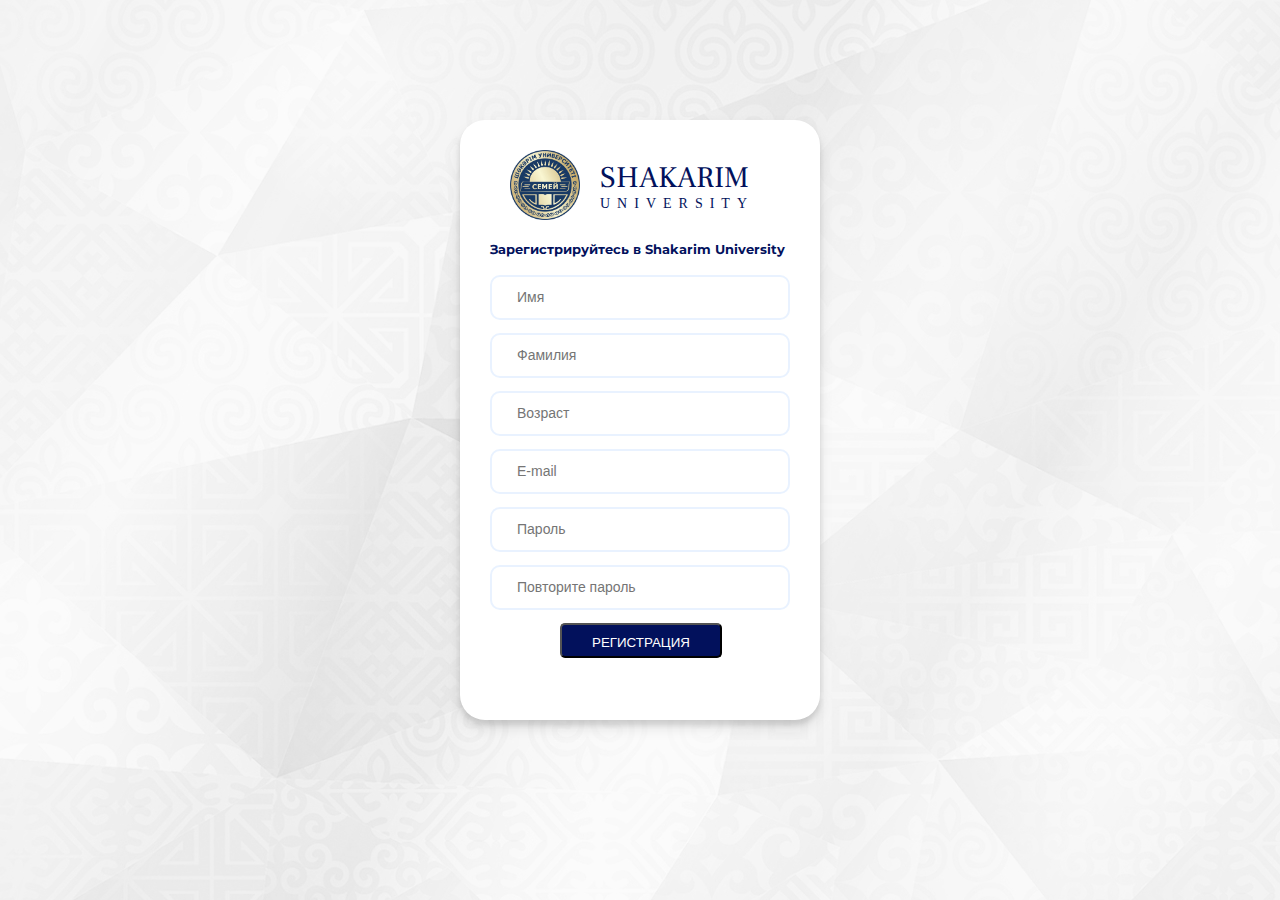
<file: Project/singup.html>
<!DOCTYPE html>
<html>
<head><meta charset="utf-8">
        <link rel="stylesheet" href="style.css">
        <link rel="preconnect" href="https://fonts.googleapis.com">
        <link rel="preconnect" href="https://fonts.gstatic.com" crossorigin>
        <link href="https://fonts.googleapis.com/css2?family=Frank+Ruhl+Libre:wght@300;400;500;700;900&family=Montserrat:ital,wght@0,100;0,200;0,300;0,400;0,500;0,600;0,700;1,100;1,200;1,300;1,400;1,500;1,700&family=PT+Serif:ital,wght@0,400;0,700;1,400;1,700&family=Playfair+Display:ital,wght@0,600;1,600&family=Source+Serif+Pro:ital,wght@0,200;0,300;0,400;0,600;0,700;1,200;1,300;1,400;1,600&display=swap" rel="stylesheet">
        <script src="app.js"></script>
	<title>Sing up</title>
</head>
<body>
<div class="all">
	<div class="kontainer">
		<div class="prosto"></div>
		<div class="box">
			<div class="box_text">
				<div class="box_logo">
					<div class="logo">
				        <a href=""><img src="imges/logo.jpg" width="70" height="70"></a>
					    </div>
					<div class="box-logo-text">
					    <div class="logo-text1">
						SHAKARIM
					    </div>
					    <div class="box-logo-text2">
						UNIVERSITY
					    </div>
					</div>
			    </div>
				<div class="box-prosba">
					<h4> Зарегистрируйтесь в Shakarim University</h4>
				</div>
				<div class="form_yacheika">
					<input type="text" name="name" placeholder="Имя">
				</div>
				<div class="form_yacheika">
					<input type="text" name="name2" placeholder="Фамилия">
				</div>
				<div class="form_yacheika">
					<input type="text" name="age" placeholder="Возраст">
				</div>
				<div class="form_yacheika">
					<input type="text" name="email" placeholder="E-mail">
				</div>
				<div class="form_yacheika">
					<input type="text" name="pas" placeholder="Пароль">
				</div>
				<div class="form_yacheika">
				<input type="text" name="pas2" placeholder="Повторите пароль">
				</div>
				<div class="form_button">
					<button class="batton"> Регистрация </button>
				</div>
			</div>
	</div>
</div>
</body>
</html>
</file>
<file: Project/style.css>
*{
	box-sizing: border-box;
}
body{
	margin:0px;
}
.contauner1{
	max-width: 1064px;
	margin-left: auto;
	margin-right: auto;
	padding-left: 10px;
	transition-property: 10px;
}
.header__inner{
	display: flex;
	justify-content: space-between;
	align-items: center;
	height: 50px;
}
.menu{
	margin-right: auto;
}
.menu__list{
	display: flex;
	list-style-type: none;
margin-right: auto;
padding-left: 0px;
}
.menu__list-item + .menu__list-item {	
	margin-left: 16px;
	margin-right: 16px;
}
.menu__list-item {
	margin-left: 16px;
	margin-right: 16px;
}
.menu__list-link{
	text-transform: uppercase;
	text-decoration: none;
	color: #011785;
	font-size: 14px;
    line-height: 20px;
    font-family: 'Roboto', sans-serif;
}
.user-nav{
margin-left: 250px;
margin-right: 30px;
}
.user-nav-link{
	margin-left: 20px;
}
.contauner2{
	max-width: 1032px;
	margin-left: auto;
	margin-right: auto;
	padding-right: 10px;
	padding-left: 10px;
	transition-property: 10px;
}
.nav-bottom2{
	display: flex;
	justify-content: space-between;
	align-items: center;
	height: 100px;
}
.logo-text{
height: 70px;
margin-right: none;
margin-left: 20px;
color: #02115c;
}
.logo-text1{
    font-size: 30px;
	font-family: 'Frank Ruhl Libre', serif;
}
.logo-text2{
    font-size: 14px;
	font-family: 'Merriweather', serif;
	letter-spacing: 7px;
}
.menu2{
	margin-left: auto;
}

.menu__list2{
	display: flex;
	list-style-type: none;
	margin-left: 40px;
}
.menu__list-item2{	
	margin-left: 16px;

	}
.menu__list-link2{
	text-decoration: none;
color: #02115c;
font-size: 18px;
line-height: 20px;
font-weight: 350px;
font-family: 'Playfair Display', serif;
padding-bottom: 5px;
}
.menu__list-link2:hover{
	border-bottom: 3px
	solid #011785;
}
.menu__list3{
	margin-left:  auto;
	display: flex;
	list-style-type: none;
	padding-left: 487px;
}
.menu__list-item3 {	
	margin-left: auto;

	}
.menu__list-link3{
	margin-left: auto;
	text-decoration: none;
color: #02115c;
font-size: 18px;
line-height: 20px;
font-family: 'Merriweather', serif;
font-weight: 350px;
font-family: 'Playfair Display', serif;
padding-bottom: 5px;
}
.menu__list-link3:hover{
	border-bottom: 3px
	solid #011785;
}

.top{
	margin-top: auto;
	background-image:url(imges/fon.jpg);
	min-height: 100vh;
}
.contauner{
	max-width: 1032px;
	margin-left: auto;
	margin-top: 0px;
	margin-right: auto;
	padding-left: 10px;
	transition-property: 10px;
}
.top_miss{
	font-weight:lighter;
padding-top: 100px;
	margin-top: -9px;
	font-family: 'Montserrat', sans-serif;
  font-size: 20px;
  color: #011785;
}
.top_title{
font-family: 'Playfair Display', serif;
font-size: 60px;
  font-weight: 700;
  color: #002C52;
  text-transform: uppercase;
  margin: 0;
  letter-spacing: 5px;
}
.main_content_first{
	padding-top: 20px;
	display: flex;
}
.mission{ 
	padding-right: 0px;
	font-size: 28px;
  line-height: 50px;
 font-family: 'Montserrat', sans-serif;
 margin-right: auto;
 padding-right: 0px;
}
.events{
	display: flex;
}
.event{
	padding-bottom: 52px;
padding-top: 31px;
padding-right: 26px;
padding-left: 26px;
background-color: #fff;
margin-left: 25px;
box-shadow:  0 14px 28px rgba(0,0,0,0.25), 0 10px 10px rgba(0,0,0,0.22);
}
.event_item{
	display: flex;
font-family: 'PT Serif', serif;
font-style: italic;
color: #687589;
font-size: 14px;
}
.rup{
	margin-left: 30px;
	margin-top: 20px;
}
.date{
 font-family: 'Montserrat', 'sans-serif';
	margin: 5px;
font-size: 20px;
  line-height: 30px;
  padding-top:-10px;

}
.info{
	font-family: 'Montserrat', 'sans-serif';
  font-size: 14px;
  font-weight: 600;
}
.line-black{
  border-bottom: 1px solid #000;
  width: 40px;
  text-align: left;
  margin-left: 0;
}
.button1 {
  padding: 7px 13px;
  background-color: #fff;
  font-family: 'Montserrat', 'sans-serif';
  text-decoration: none;
  font-size: 12px;
  font-weight: 600;
  color: #000;
}
.suc{
    border-color: #D3D3D3  ;
background-image:url(../img/fonser.jpg);
}
.suc_title{
   font-family: 'Playfair Display', serif;
font-size: 45px;
  font-weight: 700;
  color: #002C52;
  text-transform: uppercase;
  margin: 0;
  letter-spacing: 1px;
  margin-bottom: 60px; 
  text-align: center;
}
.suc_text_img{
    display: flex;
    font-family: 'Playfair Display', serif;
    text-align: center;
    margin-bottom: 50px;
}
.suc_text{
    text-align: left;
    font-family: 'Playfair Display', serif;
    margin-left: 15px;
    color: #002C52;
    font-size: 20px;
    margin-right: 70px;
}
.suc_text_b{
    font-family: 'PTSerif-Bold','sans-serif';
    font-size: 42px;
    line-height: 61px;
    font-weight: 700;
    color: #002C52;
}
.suc_text_l{
color: #687589;
font-weight: bold;
}
.suc_lin{
    border-bottom: 2px solid #FFCE95;
    width: 40%;
}
body {
    font-family: 'Times New Roman', Times, serif;
}
.firstblock {
    margin-top: 50px;
    margin-left: 250px;
}

.news-stuff {
width: 320px;
float: left;
}

.rector-stuff {
    margin-left: 50px;
    width: 390px;
    float: left;
}

.news-date {
    font-family: 'Montserrat', sans-serif;
    font-size: 16;
    color: #687589;
    font-weight: 600;
}
.news-photo {
    width: 320px;
    height: 195px;
}

.rector-photo {
    width: 320px;
    height: 515px;
}

.news-title {
    color: black;
    text-decoration: none;
    font-weight: 600;
}

.phgphoto {
    width: 100%;
    margin-top: 50px;
}

.button {
    margin: 0 40%;
    width: 150px;
    height: 30px;
    background-color: black;
}
.see-more {
    margin: auto 0;
    margin-left: 17px;
    font-family: 'Montserrat', sans-serif ;
    font-weight: bolder;
    font-size: large;
    color: white;
    text-decoration: none;
}

.thirdblock {
    background-color: #F9FBFF;
}
.map {
    max-width: 80%;
    margin: auto;
}

.column-title {
    font-family: 'PT Serif Bold','sans-serif';
    font-size: 35px;
    font-weight: 700;
    line-height: 51px;
    color: #1B315C;
    margin: 0;
    padding-top: 30px;
    text-transform: uppercase;
}

.columns {
    display: -webkit-box;
    display: -ms-flexbox;
    display: flex;
    -webkit-box-pack: justify;
    -ms-flex-pack: justify;
    justify-content: space-between;
    padding: 56px;
}

.col-lg {
    list-style: none;
    position: relative;
    width: 100%;
    padding-right: 15px;
    padding-left: 15px;
}

.liclass {
    font-family: Arial, Helvetica, sans-serif;
    font-size: 16;
    padding: 9px;
    
}

.aclass {
    position: relative;
    text-decoration: none;
    font-weight: lighter;
    color: #000;
    transition: color .2s linear;
}

.aclass:after {
    content: "";
    display: block;
    width: 100%;
    height: 2px;
    display: none;
    background-color: black;
    position: absolute;
    top: 100%;
    left: 0;
    z-index: 1;
}

.aclass:hover::after {
    display: block;
}

.fourthblock {
    border-top: 1px solid rgba(0, 0, 0, 0.1);
}

.container {
    max-width: 70%;
    margin: auto;
}

.upbar {
    display: -ms-grid;
    display: grid;
    -ms-grid-columns: 1fr 1fr 1fr;
    grid-template-columns: 1fr 1fr 1fr;
    -webkit-column-gap: 20px;
    column-gap: 20px;
}

.contacts {
    list-style: none;
    font-family: Arial, Helvetica, sans-serif;
    line-height: 1.5;
}

.cont-title {
    font-family: 'Montserrat','sans-serif';
    color: #1B315C;
    font-size: 18;
    line-height: 26px;
    padding-bottom: 40px;
    width: 70%;
}

.subtext {
    display: block;
    color: #002C52;
}

.liclassfoot {
    padding: 0;
    padding-bottom: 20px;
    color: black;
}

.aclassfoot {
    position: relative;
    color: black;
    text-decoration: none;
    transition: color .2s linear;
}

.aclassfoot:after {
    content: "";
    display: block;
    width: 100%;
    height: 2px;
    display: none;
    background-color: black;
    position: absolute;
    top: 100%;
    left: 0;
    z-index: 1;
}

.aclassfoot:hover::after {
    display: block;
}

.anketaprep {
    list-style: none;
    font-family: Arial, Helvetica, sans-serif;
    line-height: 1.5;
}

.anpreptitle {
    font-family: 'Montserrat','sans-serif';
    color: #1B315C;
    font-size: 18;
    line-height: 26px;
    padding-bottom: 40px;
    width: 70%;
}

.bclassfoot {
    position: relative;
    text-decoration: none;
    color: #000;
    text-decoration: none;
    transition: color .2s linear;
}

.bclassfoot:after {
    content: "";
    display: block;
    width: 100%;
    height: 2px;
    display: none;
    background-color: black;
    position: absolute;
    top: 100%;
    left: 0;
    z-index: 1;
}

.bclassfoot:hover::after {
    display: block;
}

.bliclassfoot {
    padding: 0;
    padding-bottom: 20px;
    color: black;
}

.anketastud {
    list-style: none;
    font-family: Arial, Helvetica, sans-serif;
    line-height: 1.5;
}
.anstudtitle {
    font-family: 'Montserrat','sans-serif';
    color: #1B315C;
    font-size: 18;
    line-height: 26px;
    padding-bottom: 40px;
    width: 70%;
}
.container01 {
    max-width: 1030px;
    margin-left: auto;
    margin-top: 0px;
    margin-right: auto;
    padding-left: 10px;
    transition-property: 10px;
    margin-bottom: 30px;
}
.navig{
    border: 6px;
  border-radius: 15px;
    background-color: #e9ecef;
    margin-bottom: 30px;
}
.navig_text{
    display: flex;
    list-style-type: none;
    color: #02115c;
    line-height: 15px;
    font-family: 'Playfair Display', serif;
    padding-bottom: 14px;
    padding-top: 14px;
    text-decoration: none;
}
.navig_text01{
    padding-left: 10px;
    padding-right: 10px;
    text-decoration: none;
}
.navig_text2{
    padding-left: 10px;
    padding-right: 10px;
    color: #708090;
}
.page{
    background-color: #fff;
display: flex;
margin-bottom: 200px;

}
.page1{
    height: auto;
width: 100%;
max-width: 770px;
    margin-bottom: auto;
    box-shadow:  0 8px 20px rgba(0,0,0,0.10), 0 6px 6px rgba(0,0,0,0.16);
}

.page1_img1{
    margin-bottom: 25px;
    height: auto;
width: 100%;
max-width: 770px;
}
.page1_text{
    padding-right: 30px;
margin-bottom: 25px;
padding-left: 30px;
}
.page1_date1{
font-family: 'Roboto', sans-serif;
font-size: 14px;
color:c;
margin-bottom: 25px;
}
.page1_img2{
    margin-top: 3px;
    margin-right: 10px;
}
.page1_title{
    font-size: 18px;
color: #02115c;
font-family: 'Frank Ruhl Libre', serif;
font-weight: bold;
margin-bottom: 25px;
margin-right: 325px;
}
.page1_date2{
    display: flex;
    font-family: 'Roboto', sans-serif;
font-size: 16px;
margin-bottom: 25px;
}
.bold{
    font-weight: bold;
    margin-right: 5px;
}
.light{
    font-weight: lighter;
}
.page1_location{
    display: flex;
    font-family: 'Roboto', sans-serif;
font-size: 16px;

}
.page2{
    margin-bottom: auto;
    border-right: none;
    margin-left: 10px;
    outline: 1px solid #000;
    padding: 15px;
    padding-top: 25px;
    padding-bottom: 50px;
width: 100%;
max-width: 235px;
}
.page2_mer{
    font-family: 'Roboto', sans-serif;
font-size: 16px;
color: #02115c;
font-weight: bolder;
padding-top: 10px;
}
.page2_title{
text-align: center;
font-size: 18px;
color: #02115c;
font-family: 'Frank Ruhl Libre', serif;
font-weight: bold;
margin-bottom: 25px;
}
.lin{
    border-top: 1px solid rgba(0, 0, 0, 0.1);
}
.page1_title2{
    font-size: 18px;
color: #02115c;
font-family: 'Frank Ruhl Libre', serif;
font-weight: bold;
margin-bottom: 25px;
margin-right: 325px;
    margin-right: 625px;
}
.page1_date11{
    padding-top: 25px;
    font-family: 'Roboto', sans-serif;
font-size: 14px;
color:c;
margin-bottom: 25px;
}
.page1_title3{
    font-size: 18px;
color: #02115c;
font-family: 'Frank Ruhl Libre', serif;
font-weight: bold;
margin-bottom: 25px;
margin-right: 325px;
    margin-right: 538px;
}
.dk{
list-style-type: none;
text-decoration: none;
}

.mainshit {
    display: flex;
}

.pagenews{
    background-color: #fff;
display: flex;
}

.pagenews1{     
    height: auto;
width: 100%;
    margin-bottom: auto;
    box-shadow:  0 8px 20px rgba(0,0,0,0.10), 0 6px 6px rgba(0,0,0,0.16);
}

.lineee {
    color: rgb(151, 151, 151);
    margin-right: 30px;
}

.news1-text{
    font-family: 'PT Serif Regular','sans-serif';
    font-size: 18px;
}

.textsettings {
    margin-top: 0;
    margin-bottom: 10px;
    margin-right: 20px;
}

.rightshit {
    margin-left: 20px;
    flex: 0 0 25%;
    max-width: 25%;
}

.bluetab {
    margin-left: 5px;
}
.bluetab1 {
    margin-bottom: 20px;
    background-color: #183a57;
    width: 280px;
}

.bluetab2{
    list-style-type: none;
    background-color: #183a57;
    margin: 0;
    padding: 0;
}

.newscategory {
    padding: 15px;
    font-size: 15px;
    font-family: Arial, Helvetica, sans-serif;
    background-color: #0c2c46;
    color: #fff;   
}
.bluetab3 {
    padding-left: 20px;
    margin-right: 10px;
    margin-top: 20px;
    margin-bottom: 20px; 
    font-size: 16px;
    text-decoration: none;
    color: rgb(187, 187, 187);
}
.bluetab4 {
    padding-left: 20px;
    margin-right: 10px;
    margin-top: 20px;
    padding-bottom: 20px; 
    font-size: 16px;
    text-decoration: none;
    color: rgb(187, 187, 187);
}


.lastnews1 {
    border: 1px solid #002C52;
    padding: 20px;
    margin-bottom: 20px;
}

.lastnews1title {
    font-family: 'PTSerif-Bold','sans-serif';
    font-size: 18px;
    text-align: center;
    font-weight: 700;
    color: #002C52;
    text-transform: uppercase;
}

.shitnews {
    background-color: #f8f9fa;
    margin-bottom: 20px;
}

.shitnewsimg1 {
    width: 100px;
    height: auto;
    object-fit: cover;
}

.shitnews-special1 {
    font-family: 'Montserrat Regular', 'sans-serif';
    font-size: 12px;
    line-height: 17px;
    color: slategrey;
    padding-right: 10px;
}

.shitnews-basic {
    font-size: 13px;
    font-family: 'PT Serif Regular','sans-serif';
    font-weight: 400;
    line-height: 17px;
    color: #002c52;
    text-decoration: none;
}
.page1_title_post{
    margin-top: 30px;
    font-size: 18px;
color: #02115c;
font-family: 'Frank Ruhl Libre', serif;
font-weight: bold;
margin-bottom: 25px;
margin-right: 325px;
}
.page1_text1{
    font-family: 'PT Serif Regular','sans-serif';
    font-size: 17px;
    font-weight: 500;
    line-height: 1.5;
    color: #212529;
    text-align: left;
}
.page1_text1ul{
    margin-left: 15px;
}
.page1_text12{
font-weight: bold;
color: #02115c;
}
.all{
    margin-top: auto;
    background-image:url(imges/fon.jpg);
    min-height: 100vh;
}
.kontainer{
    margin-left: auto;
    margin-right: auto;
    font-size :14px;
    height :800px;
    line-height: 16px;
    width :360px;
}
.prosto{
    padding: 60px;
}
.box{
    background-color: #fff;
    margin-left: 25px;
    box-shadow:  0 8px 14px rgba(0,0,0,0.1), 0 5px 5px rgba(0,0,0,0.1);
    padding: 30px;
    padding-bottom: 20px;
    margin-left: auto;
    border-top: 150px;
    height:600px; 
    border-radius: 25px;
}
.box_logo{
    margin-left: 20px;
    display: flex;
}
.box-logo-text{
    padding-top: 20px;
height: 70px;
margin-right: none;
margin-left: 20px;
color: #02115c;
}
.box-logo-text2{
    padding-top: 10px;
    font-size: 14px;
    font-family: 'Merriweather', serif;
    letter-spacing: 7px;
}
.box-prosba{
    font-size: 13px;
    font-family: 'Montserrat', sans-serif;
    color: #02115c;
}
input{
    height: 45px;
    width: 100%;
    font-size: 14px;
    line-height:16px;
    color: #02115c;
    border:2px solid  #E9f2ff;
    border-radius:10px;
    padding-left:25px;
}
.form_yacheika{
margin-bottom: 13px;
}
.batton{
    display: block;
    height: 35px;
    background: #02115c;
    border-radius: 5px;
    color: #fff;
    text-transform: uppercase;
   margin-left: 70px;
   padding-left: 30px;
   padding-right: 30px;
   padding-top: 10px;
   padding-bottom: 5px;
}
display: block;
    height: 35px;
    background: #02115c;
    border-right: 5px;
    color: #fff;
    text-transform: uppercase;
   margin-left: 70px;
   padding-left: 30px;
   padding-right: 30px;
   padding-top: 10px;
   padding-bottom: 5px;
</file>
